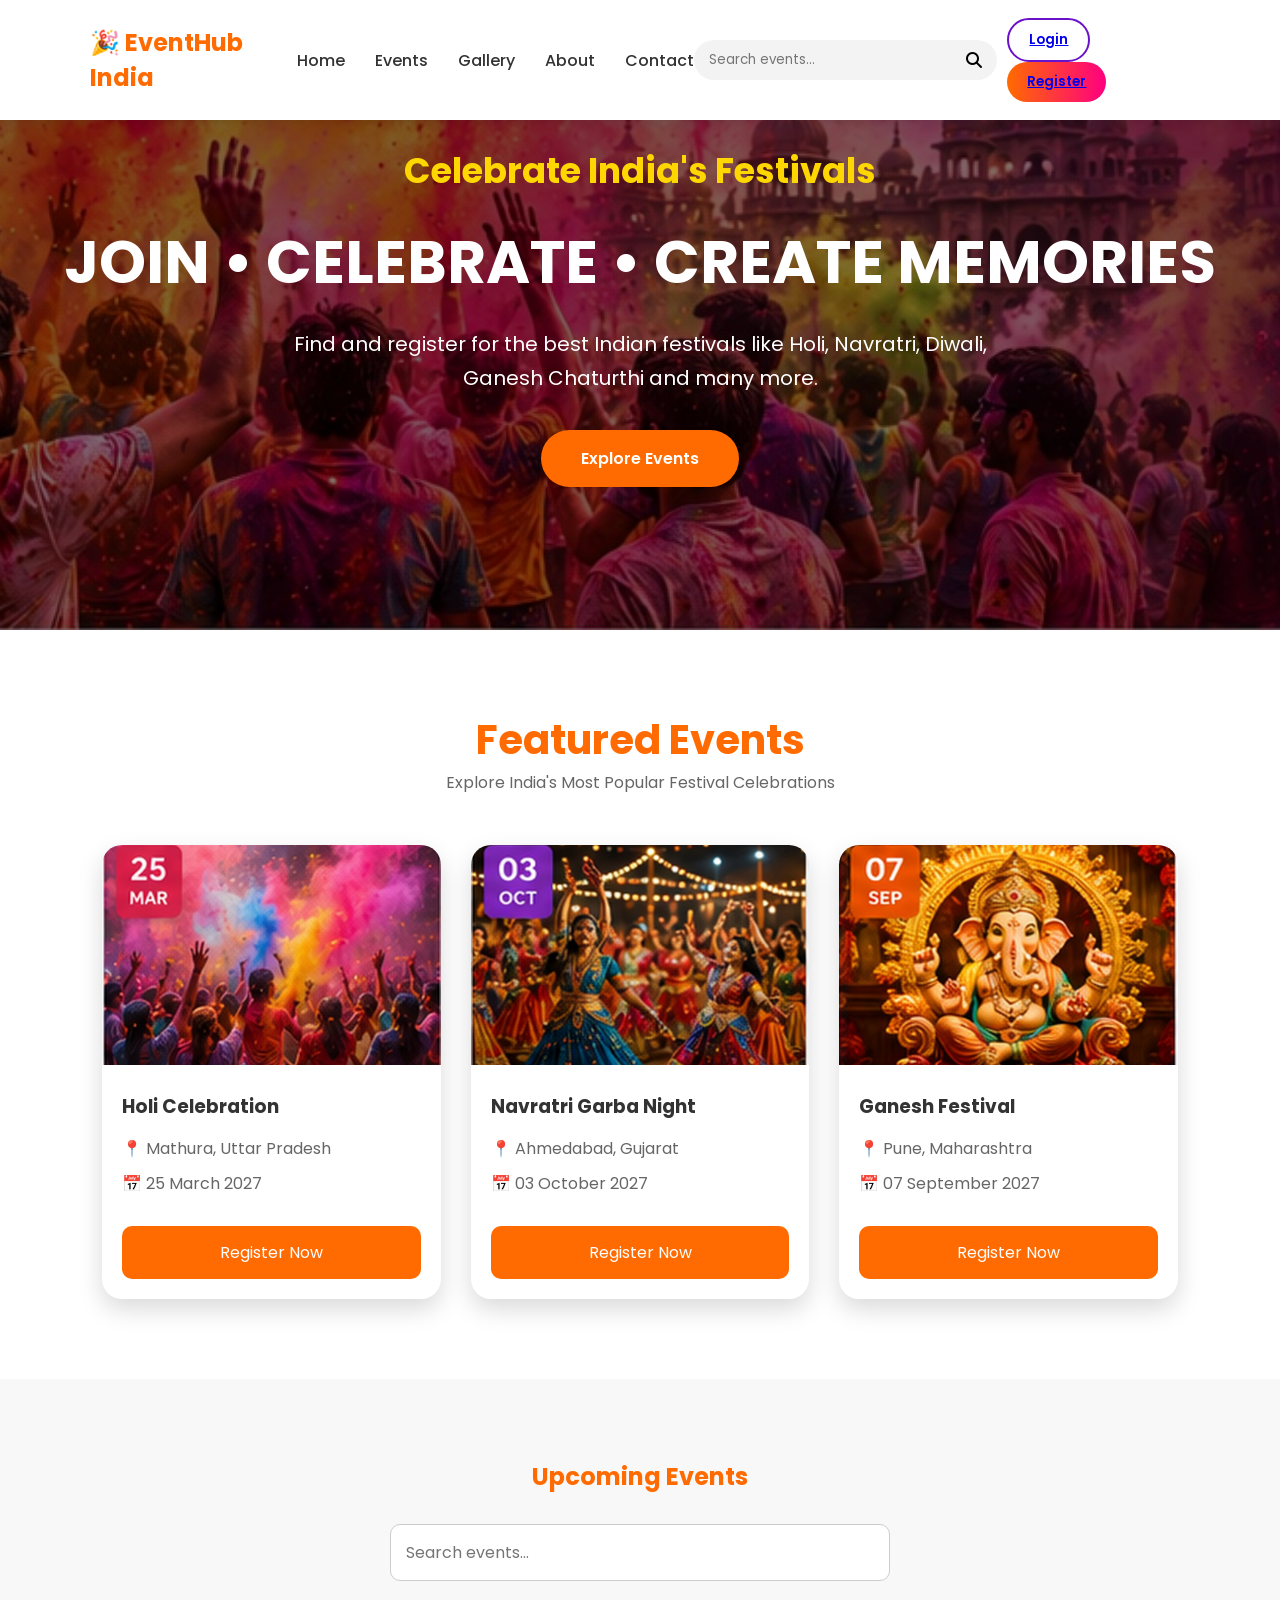
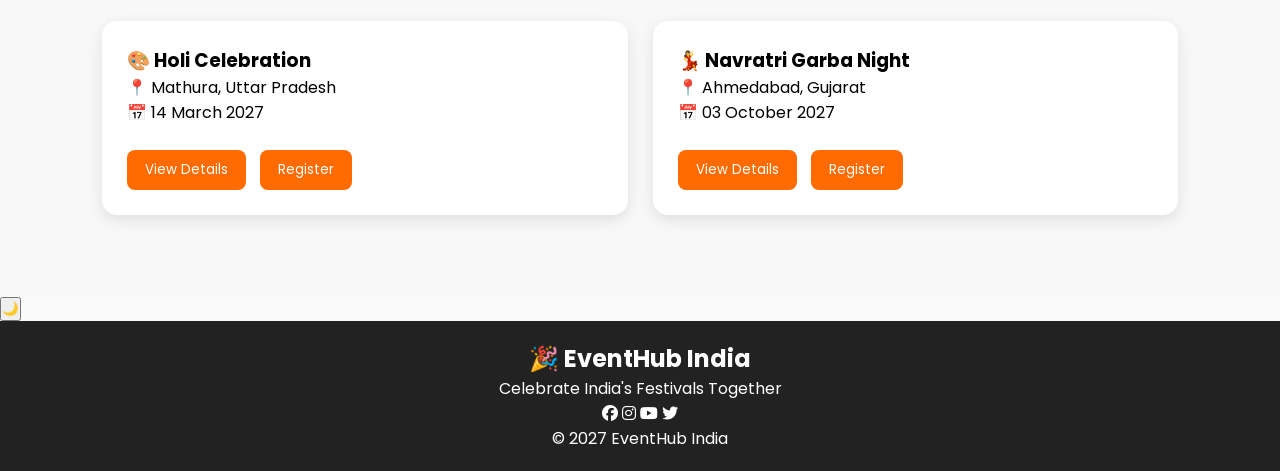
<file: index.html>
<!DOCTYPE html>
<html lang="en">
<head>
    <meta charset="UTF-8">
    <meta name="viewport" content="width=device-width, initial-scale=1.0">
    <title>EventHub India</title>

    <link rel="stylesheet" href="style.css">

    <!-- Font Awesome -->
    <link rel="stylesheet"
    href="https://cdnjs.cloudflare.com/ajax/libs/font-awesome/6.5.2/css/all.min.css">

    <!-- Google Font -->
    <link href="https://fonts.googleapis.com/css2?family=Poppins:wght@300;400;500;600;700&display=swap" rel="stylesheet">
</head>

<body>
     
 
<header>
 
<nav class="navbar">

<div class="logo">
    <h2>🎉 EventHub India</h2>
</div>

<ul class="nav-links">
<li><a href="index.html">Home</a></li>
<li><a href="events.html" class="active">Events</a></li>
<li><a href="gallery.html">Gallery</a></li>
<li><a href="about.html">About</a></li>
<li><a href="contact.html">Contact</a></li>



 
 
 </ul>

<div class="search-box">
<input type="text" placeholder="Search events...">
<i class="fa-solid fa-magnifying-glass"></i>
</div>

<div class="buttons">
<button class="login"><a href="login.html">Login</a></button>
<button class="register"><a href="register.html">Register</a></button>
</div>

<div class="menu-btn">
<i class="fa-solid fa-bars"></i>
</div>

</nav>

</header>

<!-- Hero -->

<section class="details-hero">

<div class="overlay">

<h3>Celebrate India's Festivals</h3>

<h1>JOIN • CELEBRATE • CREATE MEMORIES</h1>

<p>
Find and register for the best Indian festivals like Holi,
Navratri, Diwali, Ganesh Chaturthi and many more.
</p>

<a href="register.html" class="hero-btn">
Explore Events
</a>

</div>

</section>

<section class="featured">

    <h2>Featured Events</h2>
    <p>Explore India's Most Popular Festival Celebrations</p>

    <div class="event-container">

        <div class="card">
            <img src="holi.jpg" alt="Holi">

            <div class="content">
                <h3>Holi Celebration</h3>

                <p>📍 Mathura, Uttar Pradesh</p>

                <p>📅 25 March 2027</p>

                <button>Register Now</button>
            </div>
        </div>

        <div class="card">
            <img src="navratri.jpg" alt="Navratri">

            <div class="content">
                <h3>Navratri Garba Night</h3>

                <p>📍 Ahmedabad, Gujarat</p>

                <p>📅 03 October 2027</p>

                <button>Register Now</button>
            </div>
        </div>

        <div class="card">
            <img src="ganesh.jpg" alt="Ganesh">

            <div class="content">
                <h3>Ganesh Festival</h3>

                <p>📍 Pune, Maharashtra</p>

                <p>📅 07 September 2027</p>

                <button>Register Now</button>
            </div>
        </div>

    </div>

</section>

<section class="upcoming-events">

    <h2>Upcoming Events</h2>

    <input type="text" id="searchInput" placeholder="Search events...">

    <div class="event-list">

        <div class="event-item">
            <h3>🎨 Holi Celebration</h3>
            <p>📍 Mathura, Uttar Pradesh</p>
            <p>📅 14 March 2027</p>

            <div id="holiTimer" class="countdown"></div>

            <button>View Details</button>
            <button>Register</button>
        </div>

        <div class="event-item">
            <h3>💃 Navratri Garba Night</h3>
            <p>📍 Ahmedabad, Gujarat</p>
            <p>📅 03 October 2027</p>

            <div id="navratriTimer" class="countdown"></div>

            <button>View Details</button>
            <button>Register</button>
        </div>

    </div>

</section>
 
<script src="script.js"></script>
<button id="topBtn">
↑
</button>
<button id="darkMode">
🌙
</button>


<footer>

<div class="footer-content">

<h2>🎉 EventHub India</h2>

<p>
Celebrate India's Festivals Together
</p>

<div class="social">

<i class="fab fa-facebook"></i>

<i class="fab fa-instagram"></i>

<i class="fab fa-youtube"></i>

<i class="fab fa-twitter"></i>

</div>

<p>

© 2027 EventHub India

</p>

</div>

</footer>
</body>
</html>
</file>
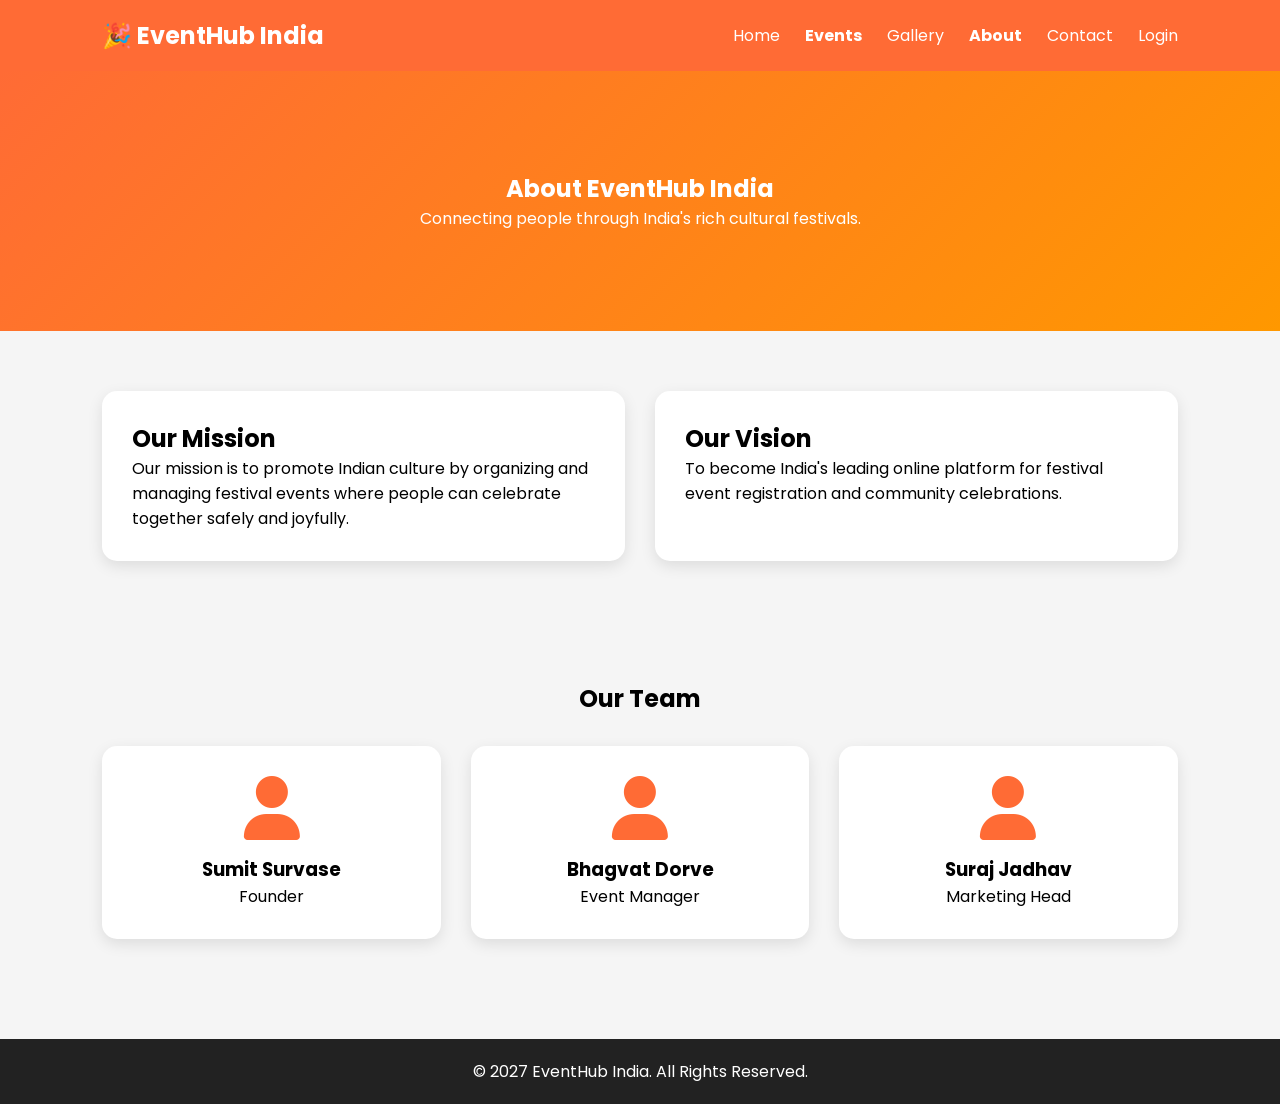
<file: about.html>
<!DOCTYPE html>
<html lang="en">
<head>
<meta charset="UTF-8">
<meta name="viewport" content="width=device-width, initial-scale=1.0">
<title>About | EventHub India</title>

<link rel="stylesheet" href="about.css">
<link href="https://fonts.googleapis.com/css2?family=Poppins:wght@300;400;500;600;700&display=swap" rel="stylesheet">

<link rel="stylesheet"
href="https://cdnjs.cloudflare.com/ajax/libs/font-awesome/6.5.2/css/all.min.css">
</head>

<body>

<header>

<nav class="navbar">

<h2>🎉 EventHub India</h2>

<ul>

<li><a href="index.html">Home</a></li>
<li><a href="events.html" class="active">Events</a></li>
<li><a href="gallery.html">Gallery</a></li>
<li><a href="about.html" class="active">About</a></li>
<li><a href="contact.html">Contact</a></li>
<li><a href="login.html"></a>Login
</li>


</ul>

</nav>

</header>

<section class="about-hero">

<h1>About EventHub India</h1>

<p>Connecting people through India's rich cultural festivals.</p>

</section>

<section class="about">

<div class="box">

<h2>Our Mission</h2>

<p>
Our mission is to promote Indian culture by organizing and managing festival events where people can celebrate together safely and joyfully.
</p>

</div>

<div class="box">

<h2>Our Vision</h2>

<p>
To become India's leading online platform for festival event registration and community celebrations.
</p>

</div>

</section>

<section class="team">

<h2>Our Team</h2>

<div class="team-container">

<div class="member">
<i class="fa-solid fa-user fa-4x"></i>
<h3>Sumit Survase </h3>
<p>Founder</p>
</div>

<div class="member">
<i class="fa-solid fa-user fa-4x"></i>
<h3>Bhagvat Dorve</h3>
<p>Event Manager</p>
</div>

<div class="member">
<i class="fa-solid fa-user fa-4x"></i>
<h3>Suraj Jadhav</h3>
<p>Marketing Head</p>
</div>

</div>

</section>

<footer>

<p>© 2027 EventHub India. All Rights Reserved.</p>

</footer>

</body>
</html>
</file>
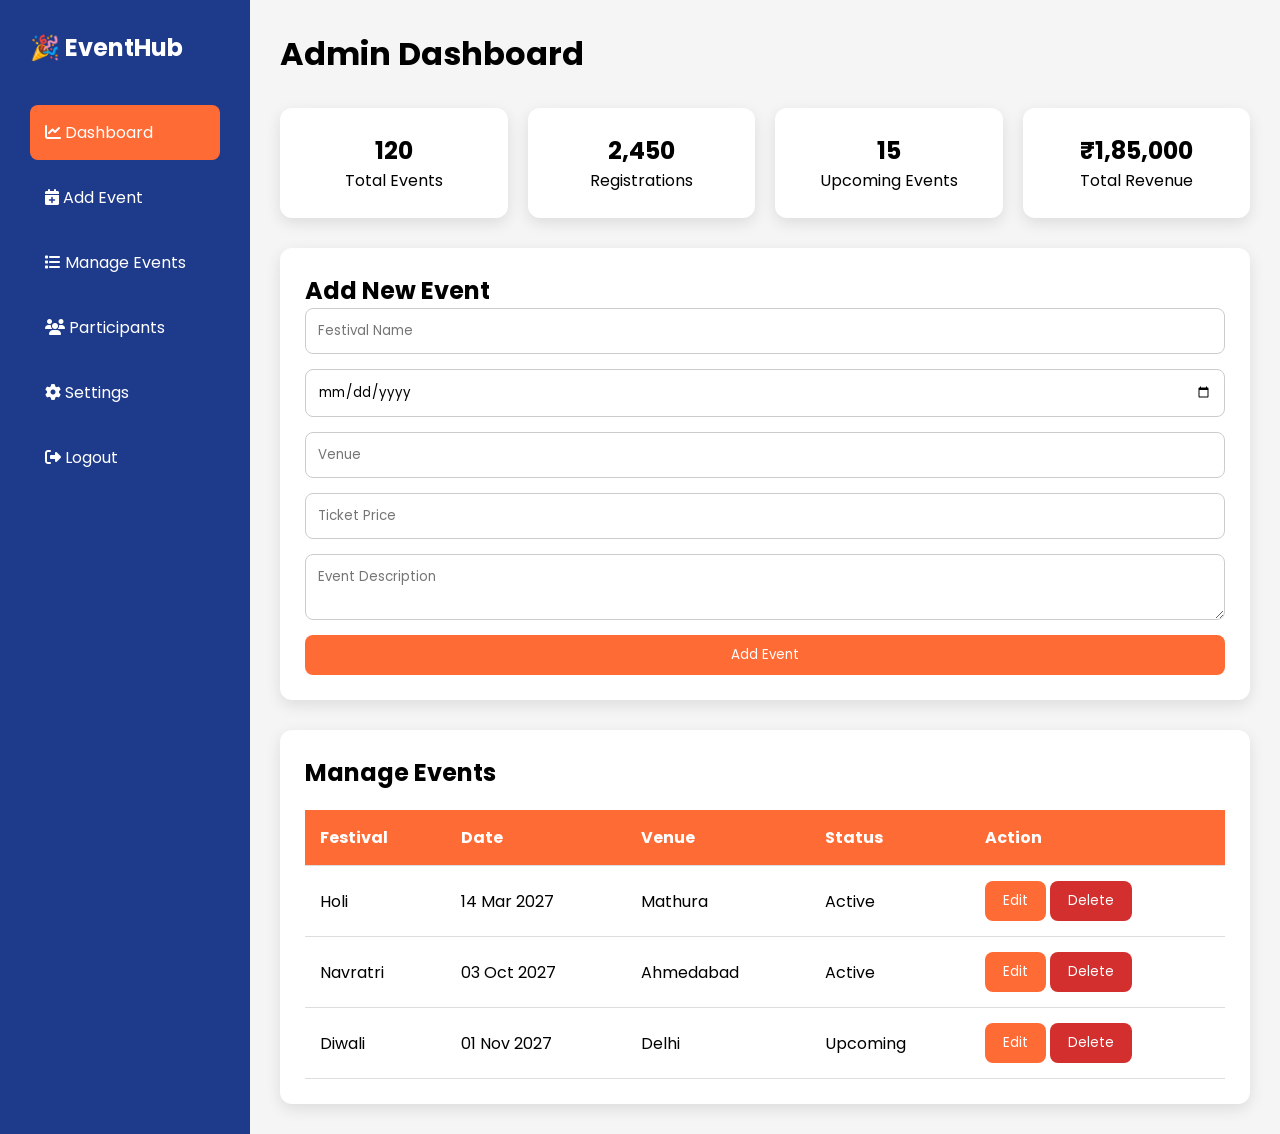
<file: admin.html>
<!DOCTYPE html>
<html lang="en">
<head>
<meta charset="UTF-8">
<meta name="viewport" content="width=device-width, initial-scale=1.0">

<title>Admin Dashboard | EventHub India</title>

<link rel="stylesheet" href="admin.css">

<link href="https://fonts.googleapis.com/css2?family=Poppins:wght@300;400;500;600;700&display=swap" rel="stylesheet">

<link rel="stylesheet"
href="https://cdnjs.cloudflare.com/ajax/libs/font-awesome/6.5.2/css/all.min.css">

</head>

<body>

<div class="container">

<!-- Sidebar -->

<div class="sidebar">

<h2>🎉 EventHub</h2>

<ul>

<li class="active"><i class="fa-solid fa-chart-line"></i> Dashboard</li>

<li><i class="fa-solid fa-calendar-plus"></i> Add Event</li>

<li><i class="fa-solid fa-list"></i> Manage Events</li>

<li><i class="fa-solid fa-users"></i> Participants</li>

<li><i class="fa-solid fa-gear"></i> Settings</li>

<li><i class="fa-solid fa-right-from-bracket"></i> Logout</li>

</ul>

</div>

<!-- Main -->

<div class="main">

<h1>Admin Dashboard</h1>

<!-- Statistics -->

<div class="cards">

<div class="card">

<h2>120</h2>

<p>Total Events</p>

</div>

<div class="card">

<h2>2,450</h2>

<p>Registrations</p>

</div>

<div class="card">

<h2>15</h2>

<p>Upcoming Events</p>

</div>

<div class="card">

<h2>₹1,85,000</h2>

<p>Total Revenue</p>

</div>

</div>

<!-- Add Event -->

<div class="form-section">

<h2>Add New Event</h2>

<form id="eventForm">

<input type="text" placeholder="Festival Name" required>

<input type="date" required>

<input type="text" placeholder="Venue" required>

<input type="number" placeholder="Ticket Price">

<textarea placeholder="Event Description"></textarea>

<button type="submit">Add Event</button>

</form>

</div>

<!-- Event Table -->

<div class="table-section">

<h2>Manage Events</h2>

<table>

<thead>

<tr>

<th>Festival</th>

<th>Date</th>

<th>Venue</th>

<th>Status</th>

<th>Action</th>

</tr>

</thead>

<tbody>

<tr>

<td>Holi</td>

<td>14 Mar 2027</td>

<td>Mathura</td>

<td>Active</td>

<td>

<button>Edit</button>

<button class="delete">Delete</button>

</td>

</tr>

<tr>

<td>Navratri</td>

<td>03 Oct 2027</td>

<td>Ahmedabad</td>

<td>Active</td>

<td>

<button>Edit</button>

<button class="delete">Delete</button>

</td>

</tr>

<tr>

<td>Diwali</td>

<td>01 Nov 2027</td>

<td>Delhi</td>

<td>Upcoming</td>

<td>

<button>Edit</button>

<button class="delete">Delete</button>

</td>

</tr>

</tbody>

</table>

</div>

</div>

</div>

<script src="admin.js"></script>

</body>
</html>
</file>
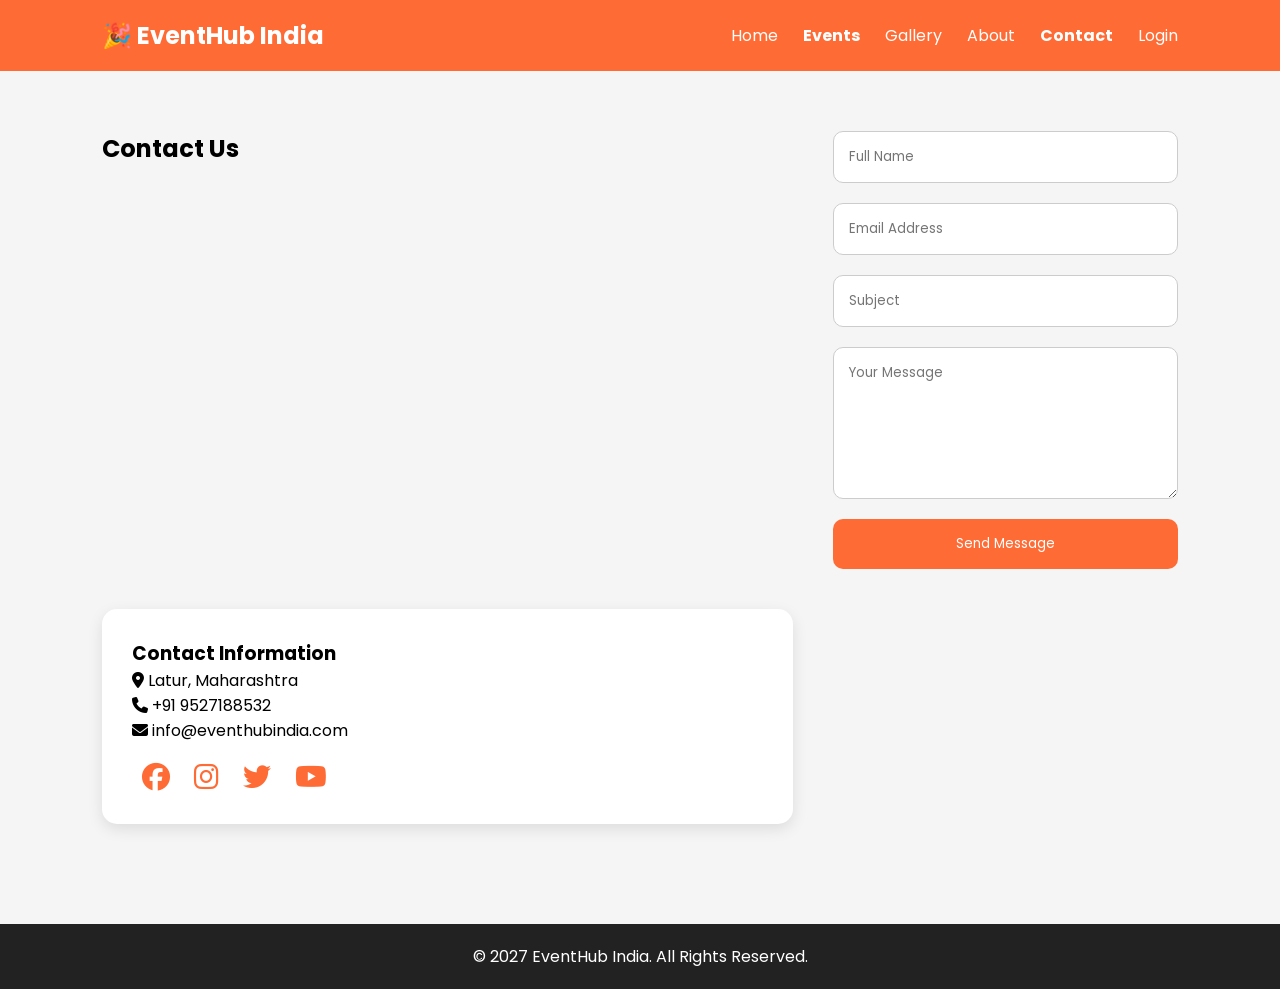
<file: contact.html>
<!DOCTYPE html>
<html lang="en">
<head>

<meta charset="UTF-8">
<meta name="viewport" content="width=device-width, initial-scale=1.0">

<title>Contact | EventHub India</title>

<link rel="stylesheet" href="about.css">

<link href="https://fonts.googleapis.com/css2?family=Poppins:wght@300;400;500;600;700&display=swap" rel="stylesheet">

<link rel="stylesheet"
href="https://cdnjs.cloudflare.com/ajax/libs/font-awesome/6.5.2/css/all.min.css">

</head>

<body>

<header>

<nav class="navbar">

<h2>🎉 EventHub India</h2>

<ul>

<li><a href="index.html">Home</a></li>
<li><a href="events.html" class="active">Events</a></li>
<li><a href="gallery.html">Gallery</a></li>
<li><a href="about.html">About</a></li>
<li><a href="contact.html" class="active">Contact</a></li>
<li><a href="login.html"></a>Login
</li>


</ul>

</nav>

</header>

<section class="contact">

<h1>Contact Us</h1>

<form id="contactForm">

<input type="text" placeholder="Full Name" required>

<input type="email" placeholder="Email Address" required>

<input type="text" placeholder="Subject" required>

<textarea rows="6" placeholder="Your Message" required></textarea>

<button type="submit">Send Message</button>

</form>

<div class="contact-info">

<h3>Contact Information</h3>

<p><i class="fa-solid fa-location-dot"></i> Latur, Maharashtra</p>

<p><i class="fa-solid fa-phone"></i> +91 9527188532</p>

<p><i class="fa-solid fa-envelope"></i> info@eventhubindia.com</p>

<div class="social">

<i class="fab fa-facebook"></i>
<i class="fab fa-instagram"></i>
<i class="fab fa-twitter"></i>
<i class="fab fa-youtube"></i>

</div>

</div>

</section>

<footer>

<p>© 2027 EventHub India. All Rights Reserved.</p>

</footer>

<script>

document.getElementById("contactForm").addEventListener("submit",function(e){

e.preventDefault();

alert("Thank you! Your message has been sent.");

this.reset();

});

</script>

</body>
</html>
</file>
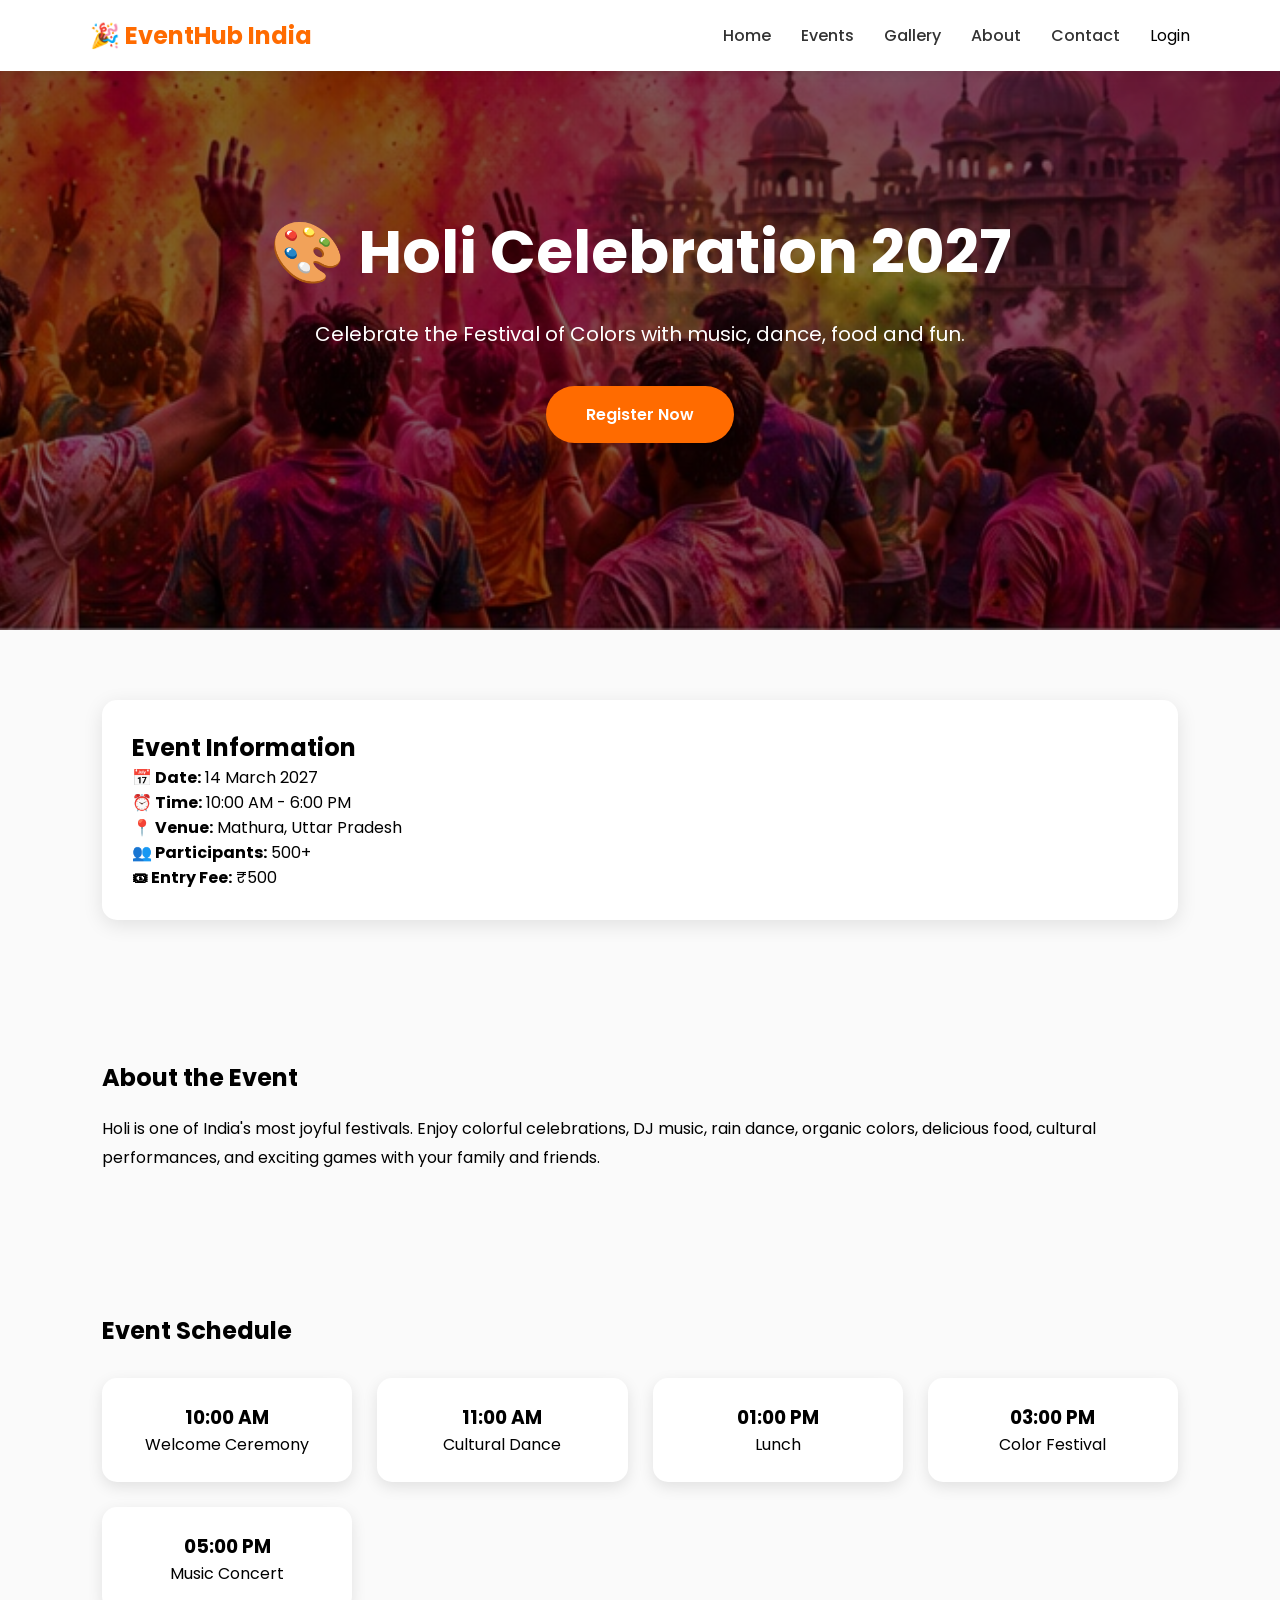
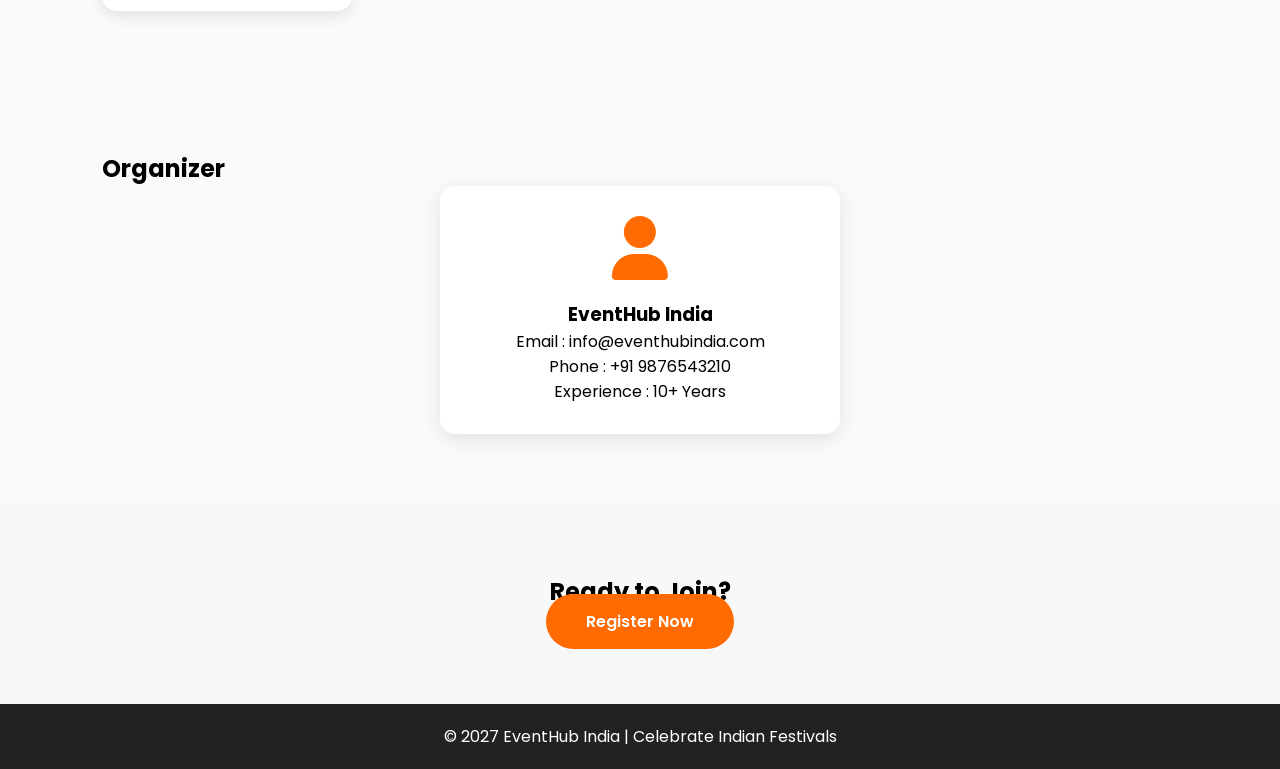
<file: event_details.html>
<!DOCTYPE html>
<html lang="en">
<head>
<meta charset="UTF-8">
<meta name="viewport" content="width=device-width, initial-scale=1.0">

<title>Holi Celebration | EventHub India</title>

<link rel="stylesheet" href="style.css">

<link rel="preconnect" href="https://fonts.googleapis.com">
<link href="https://fonts.googleapis.com/css2?family=Poppins:wght@300;400;500;600;700&display=swap" rel="stylesheet">

<link rel="stylesheet"
href="https://cdnjs.cloudflare.com/ajax/libs/font-awesome/6.5.2/css/all.min.css">

</head>

<body>

<!-- Navbar -->

<header>

<nav class="navbar">

<div class="logo">
<h2>🎉 EventHub India</h2>
</div>

<ul class="nav-links">
<li><a href="index.html">Home</a></li>
<li><a href="events.html" class="active">Events</a></li>
<li><a href="gallery.html">Gallery</a></li>
<li><a href="about.html">About</a></li>
<li><a href="contact.html">Contact</a></li>
<li><a href="login.html"></a>Login
</li>

</ul>

</nav>

</header>

<!-- Hero -->

<section class="details-hero">

<div class="overlay">

<h1>🎨 Holi Celebration 2027</h1>

<p>Celebrate the Festival of Colors with music, dance, food and fun.</p>

<a href="register.html" class="hero-btn">Register Now</a>

</div>

</section>

<!-- Event Info -->

<section class="event-info">

<div class="info-box">

<h2>Event Information</h2>

<p><strong>📅 Date:</strong> 14 March 2027</p>

<p><strong>⏰ Time:</strong> 10:00 AM - 6:00 PM</p>

<p><strong>📍 Venue:</strong> Mathura, Uttar Pradesh</p>

<p><strong>👥 Participants:</strong> 500+</p>

<p><strong>🎟 Entry Fee:</strong> ₹500</p>

</div>

</section>

<!-- About Event -->

<section class="about-event">

<h2>About the Event</h2>

<p>

Holi is one of India's most joyful festivals.

Enjoy colorful celebrations, DJ music, rain dance,

organic colors, delicious food, cultural performances,

and exciting games with your family and friends.

</p>

</section>

<!-- Schedule -->

<section class="schedule">

<h2>Event Schedule</h2>

<div class="timeline">

<div class="time-card">
<h3>10:00 AM</h3>
<p>Welcome Ceremony</p>
</div>

<div class="time-card">
<h3>11:00 AM</h3>
<p>Cultural Dance</p>
</div>

<div class="time-card">
<h3>01:00 PM</h3>
<p>Lunch</p>
</div>

<div class="time-card">
<h3>03:00 PM</h3>
<p>Color Festival</p>
</div>

<div class="time-card">
<h3>05:00 PM</h3>
<p>Music Concert</p>
</div>

</div>

</section>

<!-- Organizer -->

<section class="organizer">

<h2>Organizer</h2>

<div class="organizer-card">

<i class="fa-solid fa-user fa-4x"></i>

<h3>EventHub India</h3>

<p>Email : info@eventhubindia.com</p>

<p>Phone : +91 9876543210</p>

<p>Experience : 10+ Years</p>

</div>

</section>

<!-- Register -->

<section class="register-section">

<h2>Ready to Join?</h2>

<a href="register.html" class="hero-btn">

Register Now

</a>

</section>

<!-- Footer -->

<footer>

<p>

© 2027 EventHub India | Celebrate Indian Festivals

</p>

</footer>

</body>
</html>
</file>
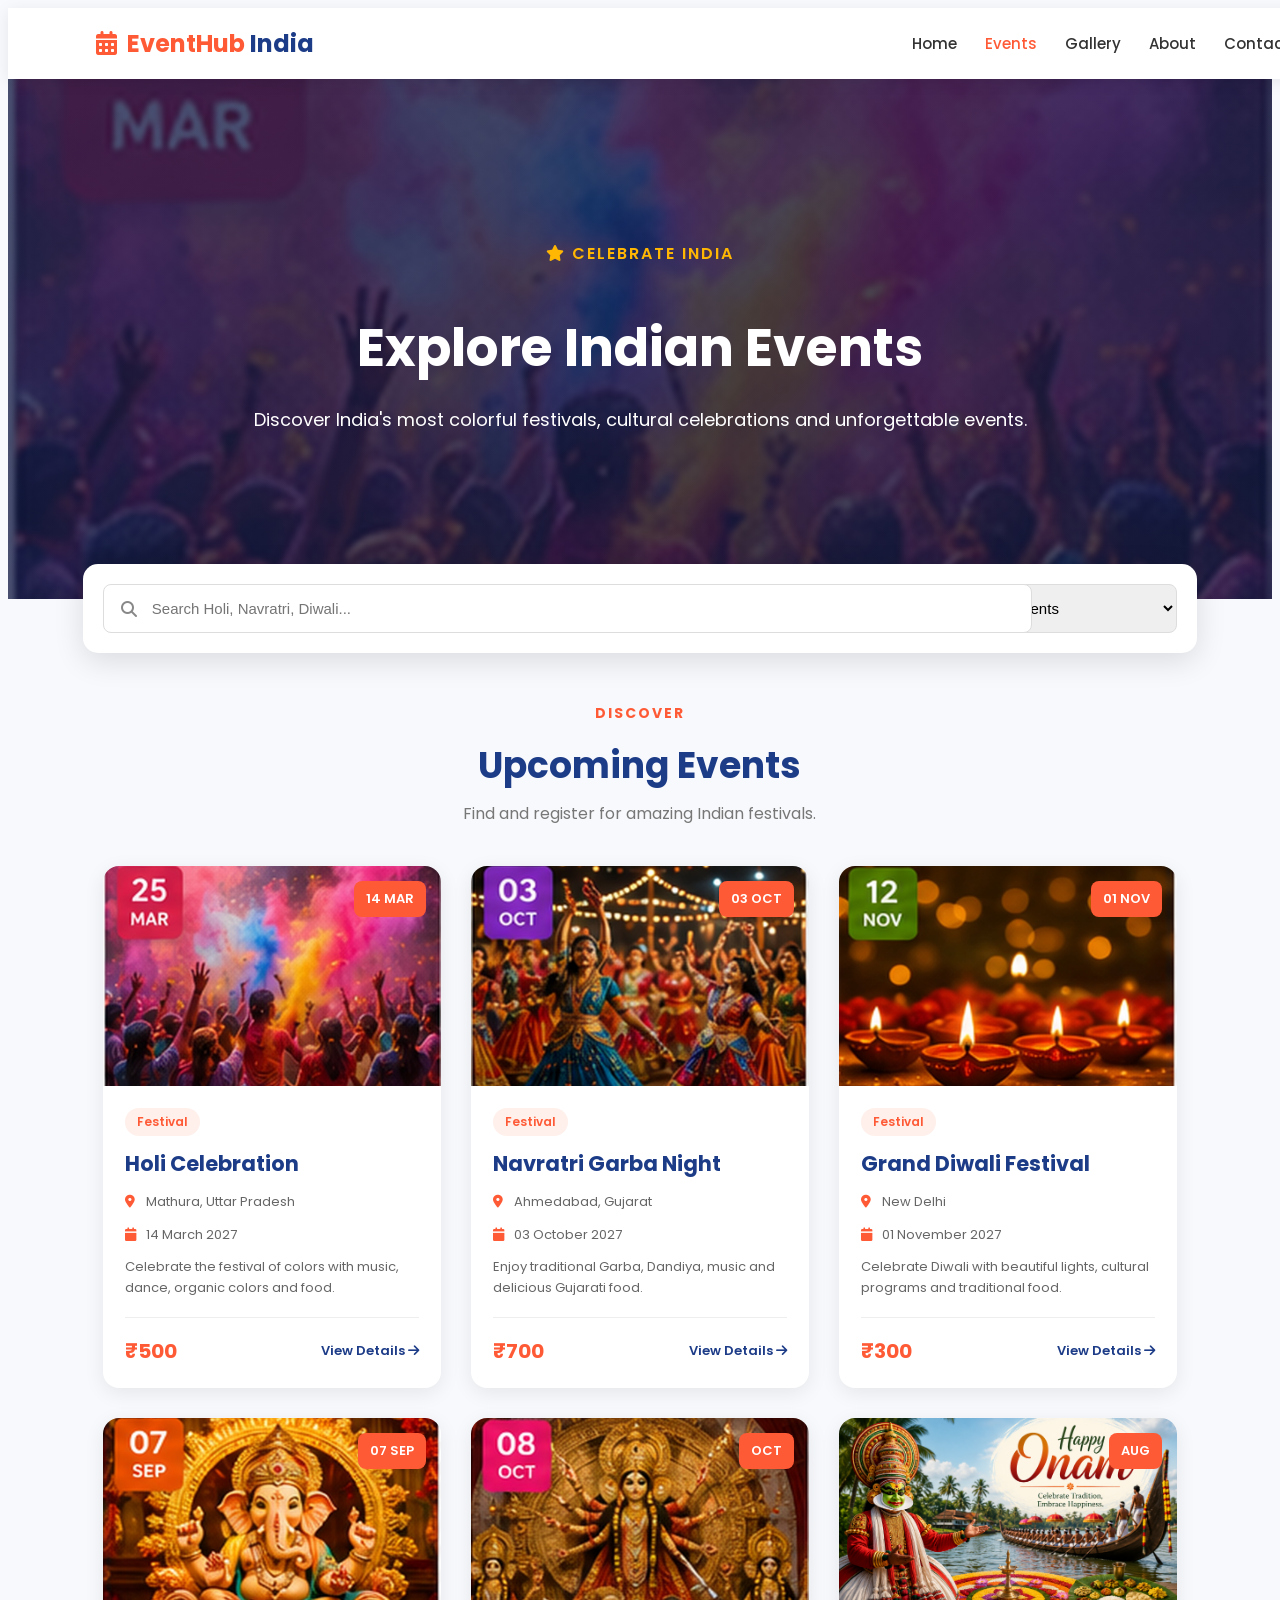
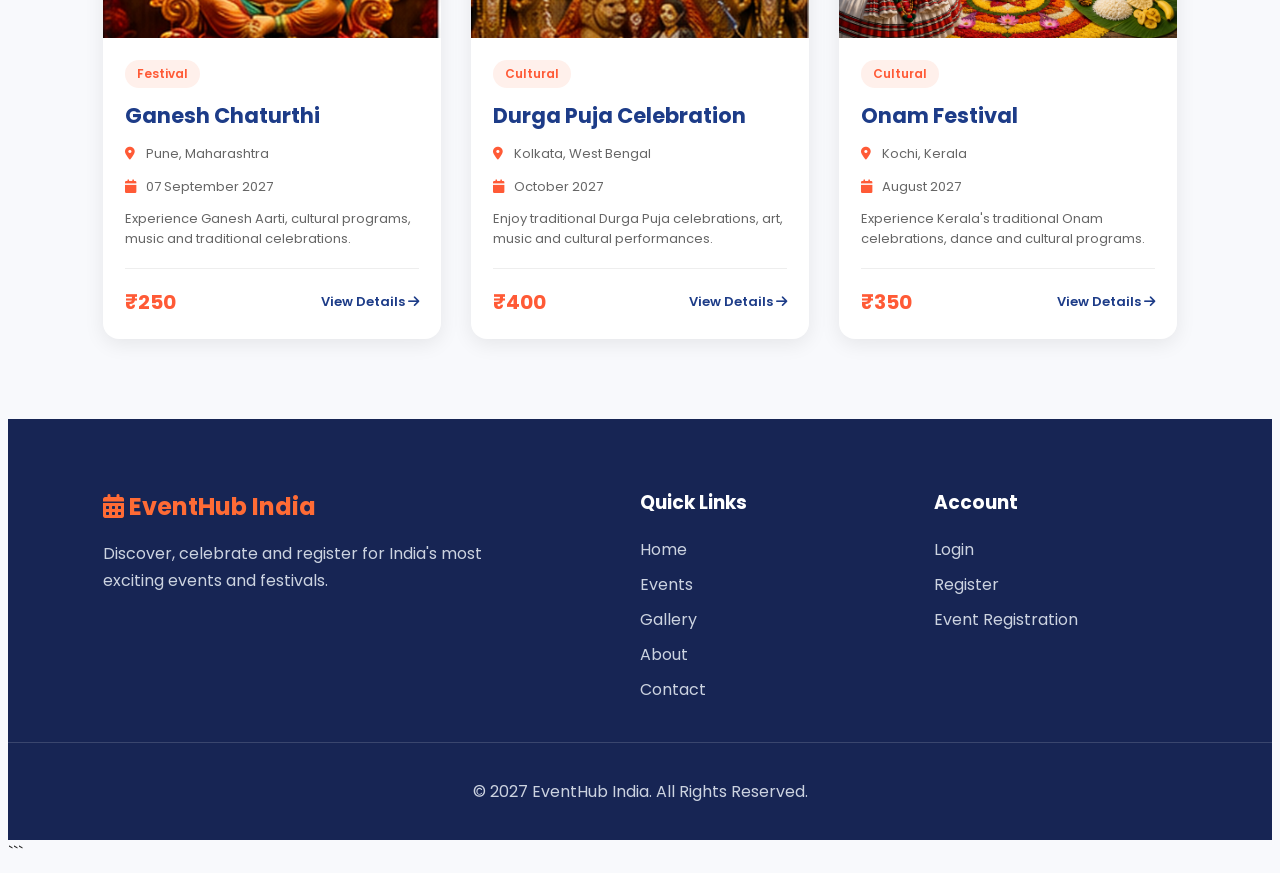
<file: events.html>
<!DOCTYPE html>
<html lang="en">

<head>
    <meta charset="UTF-8">
    <meta name="viewport" content="width=device-width, initial-scale=1.0">

    <title>Events | EventHub India</title>

    <!-- Google Font -->
    <link href="https://fonts.googleapis.com/css2?family=Poppins:wght@300;400;500;600;700;800&display=swap"
        rel="stylesheet">

    <!-- Font Awesome -->
    <link rel="stylesheet"
        href="https://cdnjs.cloudflare.com/ajax/libs/font-awesome/6.6.0/css/all.min.css">

    <!-- CSS -->
    <link rel="stylesheet" href="events.css">
</head>

<body>

    <!-- ================= NAVBAR ================= -->

    <header class="navbar">

        <div class="logo">
            <i class="fa-solid fa-calendar-days"></i>
            EventHub <span>India</span>
        </div>

        <nav>
            <a href="index.html">Home</a>
            <a href="events.html" class="active">Events</a>
            <a href="gallery.html">Gallery</a>
            <a href="about.html">About</a>
            <a href="contact.html">Contact</a>
            <a href="login.html">Login</a>
        </nav>

    </header>


    <!-- ================= HERO ================= -->

    <section class="events-hero">

        <div class="hero-content">

            <p class="small-title">
                <i class="fa-solid fa-star"></i>
                CELEBRATE INDIA
            </p>

            <h1>Explore Indian Events</h1>

            <p>
                Discover India's most colorful festivals,
                cultural celebrations and unforgettable events.
            </p>

        </div>

    </section>


    <!-- ================= SEARCH & FILTER ================= -->

    <section class="event-search">

        <div class="search-box">

            <i class="fa-solid fa-magnifying-glass"></i>

            <input
                type="text"
                id="searchInput"
                placeholder="Search Holi, Navratri, Diwali..."
            >

        </div>

        <select id="categoryFilter">

            <option value="all">All Events</option>
            <option value="festival">Festivals</option>
            <option value="cultural">Cultural Events</option>

        </select>

    </section>


    <!-- ================= EVENTS ================= -->

    <section class="events-section">

        <div class="section-heading">

            <p>DISCOVER</p>

            <h2>Upcoming Events</h2>

            <span>
                Find and register for amazing Indian festivals.
            </span>

        </div>


        <div class="event-grid" id="eventContainer">


            <!-- HOLI -->

            <div class="event-card" data-category="festival">

                <div class="event-image">

                    <img src="images/holi.jpg" alt="Holi Festival">

                    <span class="event-date">
                        14 MAR
                    </span>

                </div>

                <div class="event-content">

                    <span class="tag">
                        Festival
                    </span>

                    <h3>Holi Celebration</h3>

                    <p>
                        <i class="fa-solid fa-location-dot"></i>
                        Mathura, Uttar Pradesh
                    </p>

                    <p>
                        <i class="fa-solid fa-calendar"></i>
                        14 March 2027
                    </p>

                    <p class="description">
                        Celebrate the festival of colors with
                        music, dance, organic colors and food.
                    </p>

                    <div class="event-footer">

                        <strong>₹500</strong>

                        <a href="event-details.html">
                            View Details
                            <i class="fa-solid fa-arrow-right"></i>
                        </a>

                    </div>

                </div>

            </div>


            <!-- NAVRATRI -->

            <div class="event-card" data-category="festival">

                <div class="event-image">

                    <img src="images/navratri.jpg" alt="Navratri Festival">

                    <span class="event-date">
                        03 OCT
                    </span>

                </div>

                <div class="event-content">

                    <span class="tag">
                        Festival
                    </span>

                    <h3>Navratri Garba Night</h3>

                    <p>
                        <i class="fa-solid fa-location-dot"></i>
                        Ahmedabad, Gujarat
                    </p>

                    <p>
                        <i class="fa-solid fa-calendar"></i>
                        03 October 2027
                    </p>

                    <p class="description">
                        Enjoy traditional Garba, Dandiya,
                        music and delicious Gujarati food.
                    </p>

                    <div class="event-footer">

                        <strong>₹700</strong>

                        <a href="event-details.html">
                            View Details
                            <i class="fa-solid fa-arrow-right"></i>
                        </a>

                    </div>

                </div>

            </div>


            <!-- DIWALI -->

            <div class="event-card" data-category="festival">

                <div class="event-image">

                    <img src="images/diwali.jpg" alt="Diwali Festival">

                    <span class="event-date">
                        01 NOV
                    </span>

                </div>

                <div class="event-content">

                    <span class="tag">
                        Festival
                    </span>

                    <h3>Grand Diwali Festival</h3>

                    <p>
                        <i class="fa-solid fa-location-dot"></i>
                        New Delhi
                    </p>

                    <p>
                        <i class="fa-solid fa-calendar"></i>
                        01 November 2027
                    </p>

                    <p class="description">
                        Celebrate Diwali with beautiful lights,
                        cultural programs and traditional food.
                    </p>

                    <div class="event-footer">

                        <strong>₹300</strong>

                        <a href="event-details.html">
                            View Details
                            <i class="fa-solid fa-arrow-right"></i>
                        </a>

                    </div>

                </div>

            </div>


            <!-- GANESH CHATURTHI -->

            <div class="event-card" data-category="festival">

                <div class="event-image">

                    <img src="images/ganesh.jpg"
                         alt="Ganesh Chaturthi">

                    <span class="event-date">
                        07 SEP
                    </span>

                </div>

                <div class="event-content">

                    <span class="tag">
                        Festival
                    </span>

                    <h3>Ganesh Chaturthi</h3>

                    <p>
                        <i class="fa-solid fa-location-dot"></i>
                        Pune, Maharashtra
                    </p>

                    <p>
                        <i class="fa-solid fa-calendar"></i>
                        07 September 2027
                    </p>

                    <p class="description">
                        Experience Ganesh Aarti, cultural programs,
                        music and traditional celebrations.
                    </p>

                    <div class="event-footer">

                        <strong>₹250</strong>

                        <a href="event-details.html">
                            View Details
                            <i class="fa-solid fa-arrow-right"></i>
                        </a>

                    </div>

                </div>

            </div>


            <!-- DURGA PUJA -->

            <div class="event-card" data-category="cultural">

                <div class="event-image">

                    <img src="images/durga.jpg" alt="Durga Puja">

                    <span class="event-date">
                        OCT
                    </span>

                </div>

                <div class="event-content">

                    <span class="tag">
                        Cultural
                    </span>

                    <h3>Durga Puja Celebration</h3>

                    <p>
                        <i class="fa-solid fa-location-dot"></i>
                        Kolkata, West Bengal
                    </p>

                    <p>
                        <i class="fa-solid fa-calendar"></i>
                        October 2027
                    </p>

                    <p class="description">
                        Enjoy traditional Durga Puja celebrations,
                        art, music and cultural performances.
                    </p>

                    <div class="event-footer">

                        <strong>₹400</strong>

                        <a href="event-details.html">
                            View Details
                            <i class="fa-solid fa-arrow-right"></i>
                        </a>

                    </div>

                </div>

            </div>


            <!-- ONAM -->

            <div class="event-card" data-category="cultural">

                <div class="event-image">

                    <img src="images/onam.png" alt="Onam Festival">

                    <span class="event-date">
                        AUG
                    </span>

                </div>

                <div class="event-content">

                    <span class="tag">
                        Cultural
                    </span>

                    <h3>Onam Festival</h3>

                    <p>
                        <i class="fa-solid fa-location-dot"></i>
                        Kochi, Kerala
                    </p>

                    <p>
                        <i class="fa-solid fa-calendar"></i>
                        August 2027
                    </p>

                    <p class="description">
                        Experience Kerala's traditional Onam
                        celebrations, dance and cultural programs.
                    </p>

                    <div class="event-footer">

                        <strong>₹350</strong>

                        <a href="event-details.html">
                            View Details
                            <i class="fa-solid fa-arrow-right"></i>
                        </a>

                    </div>

                </div>

            </div>

        </div>


        <!-- NO RESULTS -->

        <div id="noResults" class="no-results">

            <i class="fa-solid fa-face-frown"></i>

            <h3>No Events Found</h3>

            <p>
                Try searching for another festival.
            </p>

        </div>

    </section>


    <!-- ================= FOOTER ================= -->

    <footer>

        <div class="footer-container">

            <div class="footer-about">

                <h2>
                    <i class="fa-solid fa-calendar-days"></i>
                    EventHub India
                </h2>

                <p>
                    Discover, celebrate and register for
                    India's most exciting events and festivals.
                </p>

            </div>


            <div class="footer-links">

                <h3>Quick Links</h3>

                <a href="index.html">Home</a>
                <a href="events.html">Events</a>
                <a href="gallery.html">Gallery</a>
                <a href="about.html">About</a>
                <a href="contact.html">Contact</a>

            </div>


            <div class="footer-links">

                <h3>Account</h3>

                <a href="login.html">Login</a>
                <a href="signup.html">Register</a>
                <a href="register.html">Event Registration</a>

            </div>

        </div>


        <div class="copyright">

            <p>
                © 2027 EventHub India. All Rights Reserved.
            </p>

        </div>

    </footer>


    <!-- JavaScript -->

    <script src="events.js"></script>

</body>

</html>
```
</file>
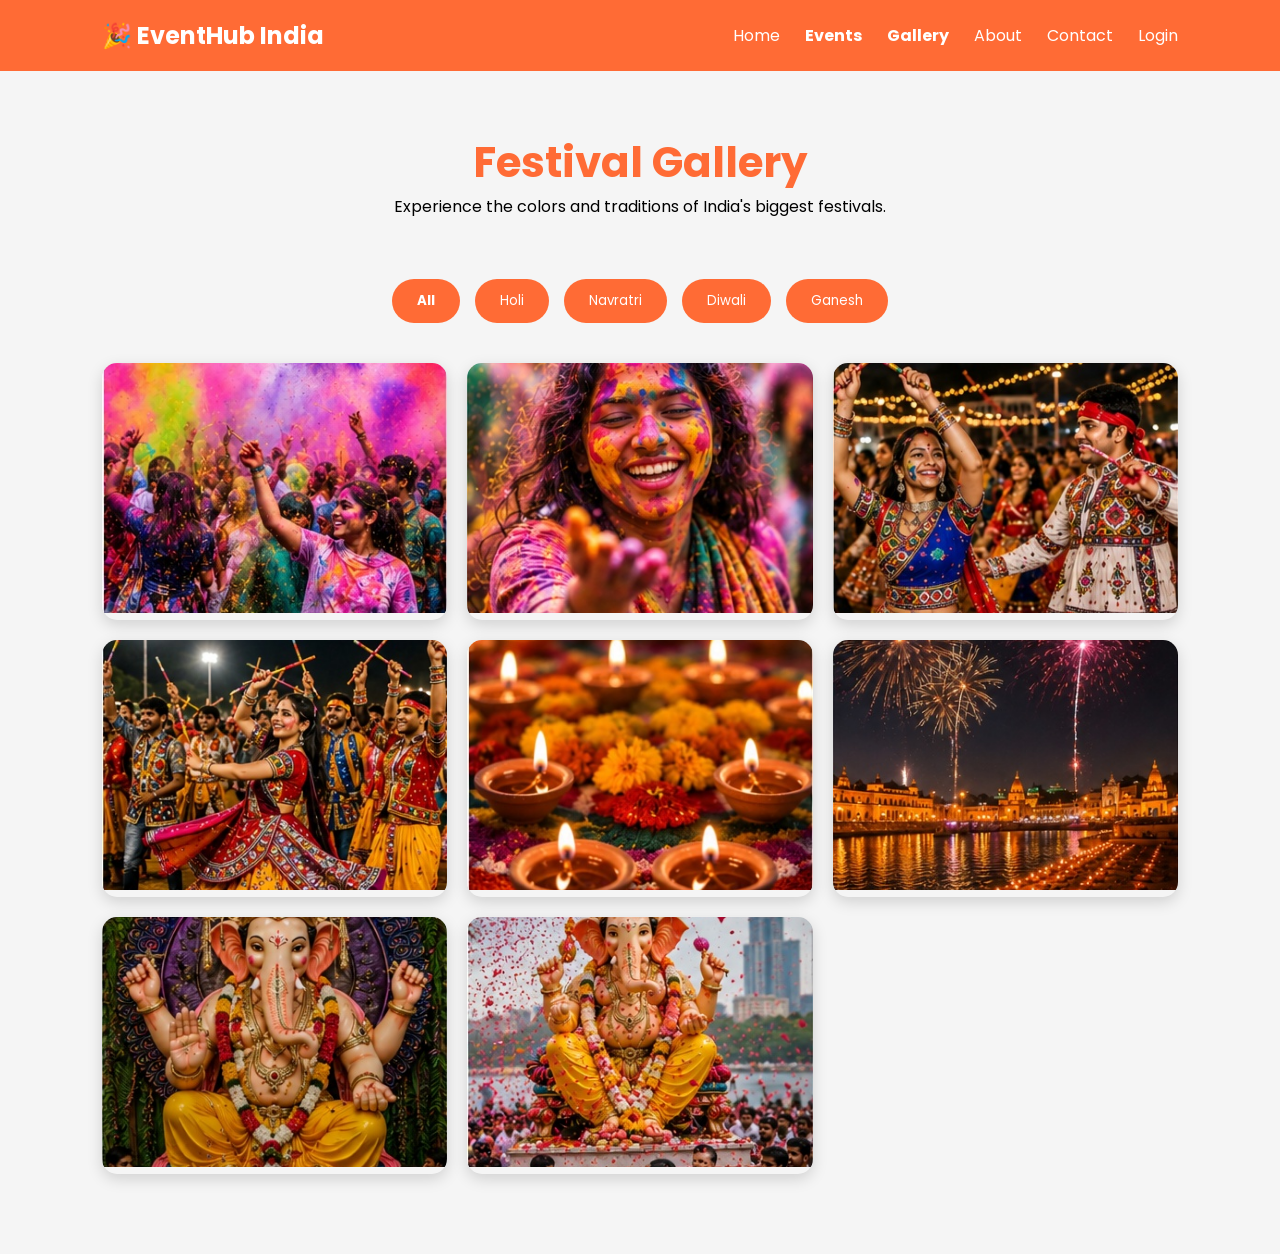
<file: gallery.html>
<!DOCTYPE html>
<html lang="en">
<head>
<meta charset="UTF-8">
<meta name="viewport" content="width=device-width, initial-scale=1.0">

<title>Gallery | EventHub India</title>

<link rel="stylesheet" href="gallery.css">

<link href="https://fonts.googleapis.com/css2?family=Poppins:wght@300;400;500;600;700&display=swap" rel="stylesheet">

<link rel="stylesheet"
href="https://cdnjs.cloudflare.com/ajax/libs/font-awesome/6.5.2/css/all.min.css">
</head>

<body>

<header>

<nav class="navbar">

<h2>🎉 EventHub India</h2>

<ul>

<li><a href="index.html">Home</a></li>
<li><a href="events.html"class="active">Events</a></li>
<li><a href="gallery.html" class="active">Gallery</a></li>
<li><a href="about.html">About</a></li>
<li><a href="contact.html">Contact</a></li>
<li><a href="login.html"></a>Login
</li>


</ul>

</nav>

</header>

<section class="gallery-header">

<h1>Festival Gallery</h1>

<p>Experience the colors and traditions of India's biggest festivals.</p>

</section>

<section class="filter-buttons">

<button class="filter-btn active" data-filter="all">All</button>
<button class="filter-btn" data-filter="holi">Holi</button>
<button class="filter-btn" data-filter="navratri">Navratri</button>
<button class="filter-btn" data-filter="diwali">Diwali</button>
<button class="filter-btn" data-filter="ganesh">Ganesh</button>

</section>

<section class="gallery">

<div class="gallery-item holi">
<img src="images/holi1.jpg" alt="Holi">
</div>

<div class="gallery-item holi">
<img src="images/holi2.jpg" alt="Holi">
</div>

<div class="gallery-item navratri">
<img src="images/navratri1.jpg" alt="Navratri">
</div>

<div class="gallery-item navratri">
<img src="images/navratri2.jpg" alt="Navratri">
</div>

<div class="gallery-item diwali">
<img src="images/diwali1.jpg" alt="Diwali">
</div>

<div class="gallery-item diwali">
<img src="images/diwali2.jpg" alt="Diwali">
</div>

<div class="gallery-item ganesh">
<img src="images/ganesh1.jpg" alt="Ganesh">
</div>

<div class="gallery-item ganesh">
<img src="images/ganesh2.jpg" alt="Ganesh">
</div>

</section>

<div id="lightbox">

<span id="close">&times;</span>

<img id="lightbox-img">

</div>

<script src="gallery.js"></script>

</body>
</html>
</file>
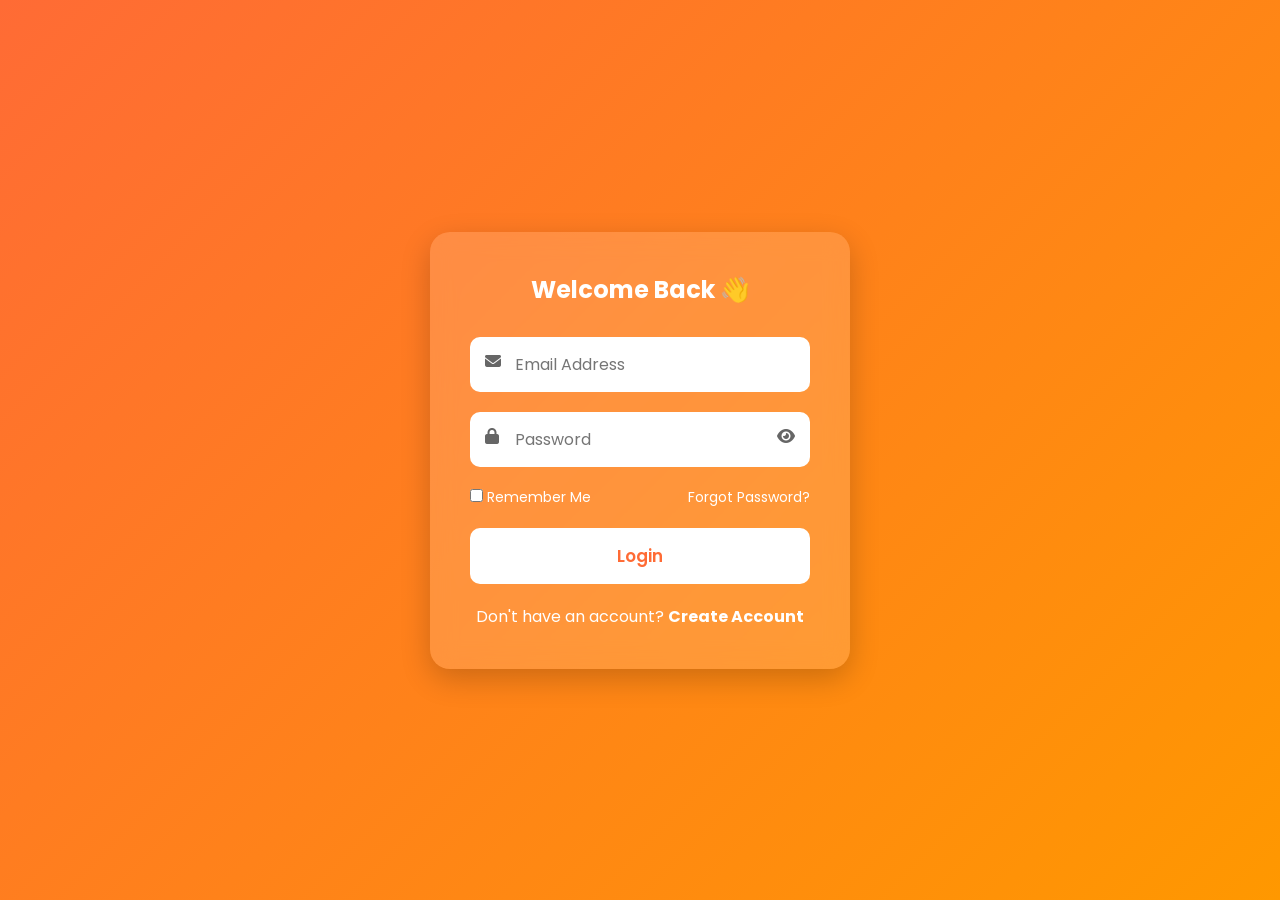
<file: login.html>
<!DOCTYPE html>
<html lang="en">
<head>
<meta charset="UTF-8">
<meta name="viewport" content="width=device-width, initial-scale=1.0">
<title>Login | EventHub India</title>

<link rel="stylesheet" href="auth.css">

<link href="https://fonts.googleapis.com/css2?family=Poppins:wght@300;400;500;600;700&display=swap" rel="stylesheet">

<link rel="stylesheet"
href="https://cdnjs.cloudflare.com/ajax/libs/font-awesome/6.5.2/css/all.min.css">
</head>

<body>

<div class="container">

<div class="form-box">

<h2>Welcome Back 👋</h2>

<form id="loginForm">

<div class="input-box">
<i class="fa-solid fa-envelope"></i>
<input type="email" id="loginEmail" placeholder="Email Address" required>
</div>

<div class="input-box">
<i class="fa-solid fa-lock"></i>
<input type="password" id="loginPassword" placeholder="Password" required>
<i class="fa-solid fa-eye toggle-password"></i>
</div>

<div class="options">
<label>
<input type="checkbox">
Remember Me
</label>

<a href="#">Forgot Password?</a>
</div>

<button type="submit">Login</button>

<p>
Don't have an account?
<a href="signup.html">Create Account</a>
</p>

</form>

</div>

</div>

<script src="auth.js"></script>

</body>
</html>
</file>
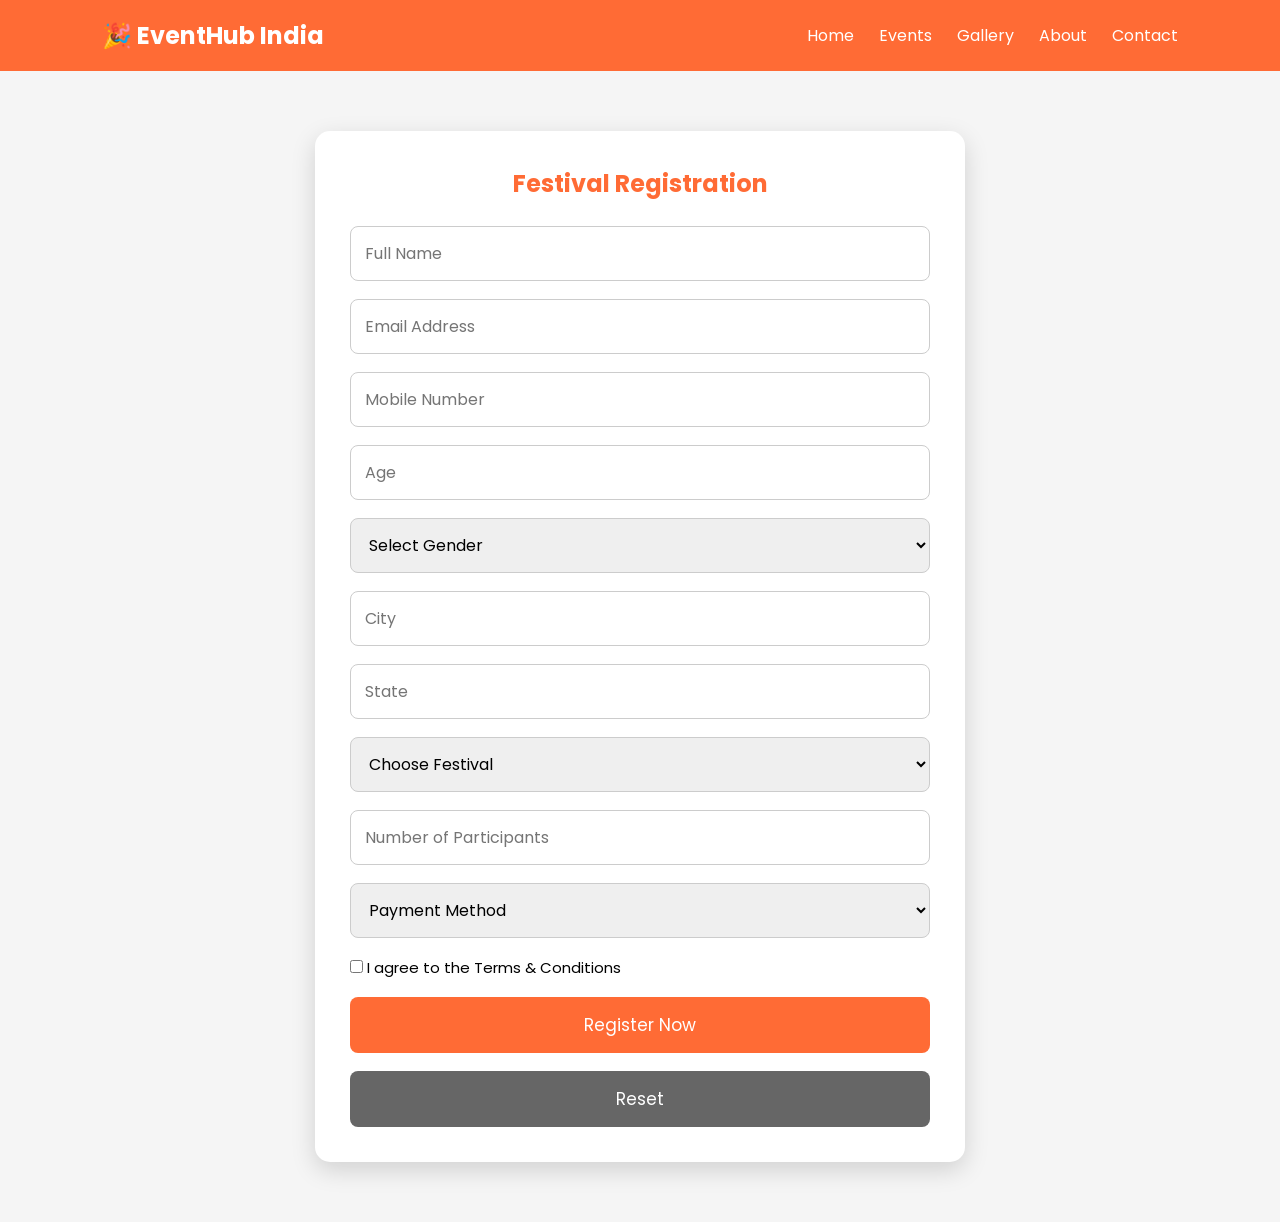
<file: register.html>
<!DOCTYPE html>
<html lang="en">
<head>
<meta charset="UTF-8">
<meta name="viewport" content="width=device-width, initial-scale=1.0">

<title>Register | EventHub India</title>

<link rel="stylesheet" href="register.css">

<link href="https://fonts.googleapis.com/css2?family=Poppins:wght@300;400;500;600;700&display=swap" rel="stylesheet">

<link rel="stylesheet"
href="https://cdnjs.cloudflare.com/ajax/libs/font-awesome/6.5.2/css/all.min.css">
</head>

<body>

<header>
    <nav class="navbar">
        <h2>🎉 EventHub India</h2>

        <ul>
            <li><a href="index.html">Home</a></li>
            <li><a href="events.html" class="active">Events</a></li>
            <li><a href="gallery.html">Gallery</a></li>
            <li><a href="about.html">About</a></li>
            <li><a href="contact.html">Contact</a></li>
        </ul>
    </nav>
</header>

<section class="register-section">

<div class="register-box">

<h1>Festival Registration</h1>

<form id="registerForm">

<input type="text" id="name" placeholder="Full Name">

<input type="email" id="email" placeholder="Email Address">

<input type="tel" id="phone" placeholder="Mobile Number">

<input type="number" id="age" placeholder="Age">

<select id="gender">
<option value="">Select Gender</option>
<option>Male</option>
<option>Female</option>
<option>Other</option>
</select>

<input type="text" id="city" placeholder="City">

<input type="text" id="state" placeholder="State">

<select id="event">
<option value="">Choose Festival</option>
<option>Holi Celebration</option>
<option>Navratri Garba</option>
<option>Diwali Festival</option>
<option>Ganesh Chaturthi</option>
<option>Durga Puja</option>
<option>Onam</option>
<option>Makar Sankranti</option>
</select>

<input type="number" id="participants" placeholder="Number of Participants">

<select id="payment">
<option value="">Payment Method</option>
<option>UPI</option>
<option>Credit Card</option>
<option>Debit Card</option>
<option>Cash</option>
</select>

<label class="check">
<input type="checkbox" id="terms">
I agree to the Terms & Conditions
</label>

<button type="submit">Register Now</button>

<button type="reset" class="reset">Reset</button>

</form>

</div>

</section>

<script src="register.js"></script>

</body>
</html>
</file>
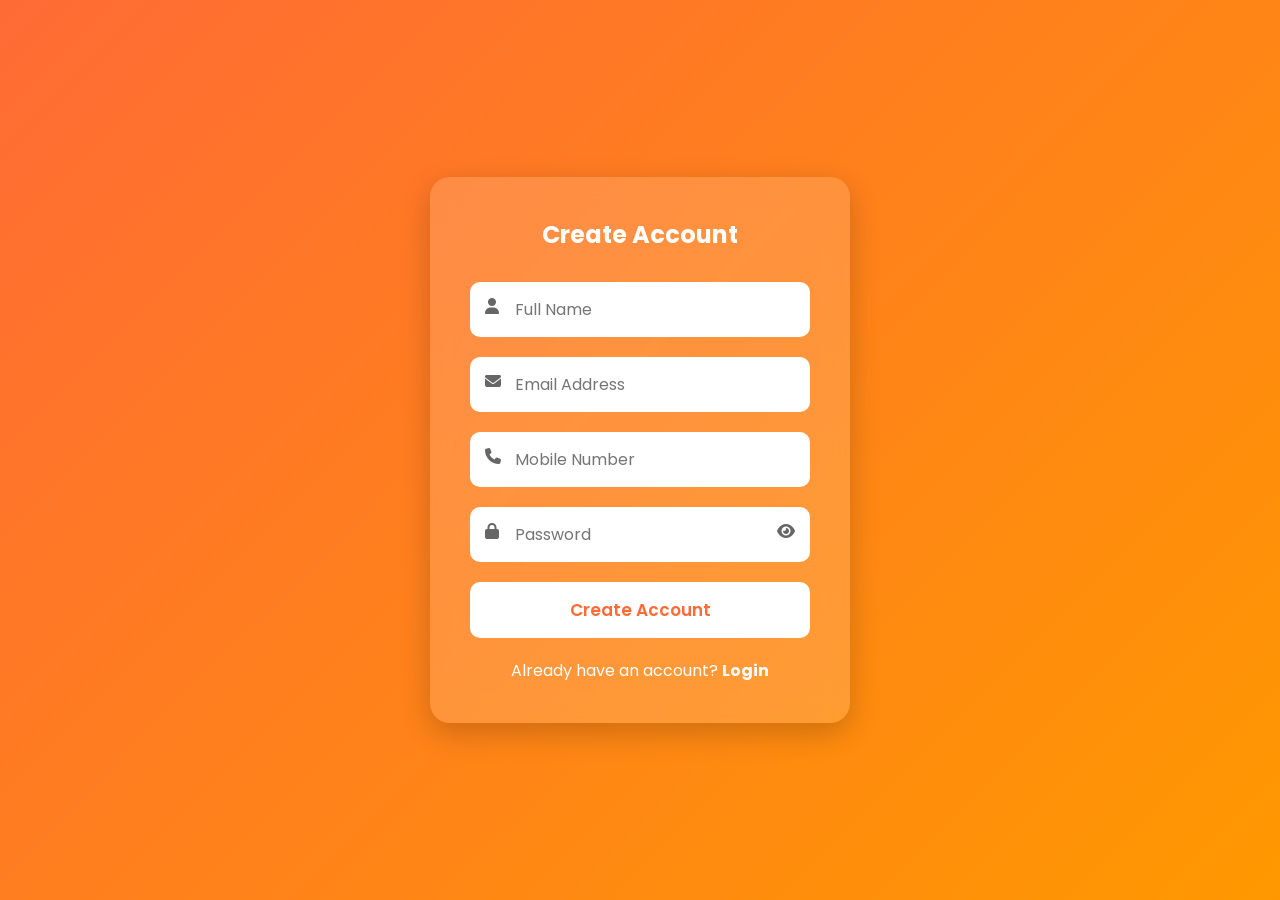
<file: signup.html>
<!DOCTYPE html>
<html lang="en">
<head>

<meta charset="UTF-8">

<meta name="viewport" content="width=device-width, initial-scale=1.0">

<title>Register | EventHub India</title>

<link rel="stylesheet" href="auth.css">

<link href="https://fonts.googleapis.com/css2?family=Poppins:wght@300;400;500;600;700&display=swap" rel="stylesheet">

<link rel="stylesheet"
href="https://cdnjs.cloudflare.com/ajax/libs/font-awesome/6.5.2/css/all.min.css">

</head>

<body>

<div class="container">

<div class="form-box">

<h2>Create Account</h2>

<form id="signupForm">

<div class="input-box">
<i class="fa-solid fa-user"></i>
<input type="text" id="name" placeholder="Full Name" required>
</div>

<div class="input-box">
<i class="fa-solid fa-envelope"></i>
<input type="email" id="email" placeholder="Email Address" required>
</div>

<div class="input-box">
<i class="fa-solid fa-phone"></i>
<input type="text" id="phone" placeholder="Mobile Number" required>
</div>

<div class="input-box">
<i class="fa-solid fa-lock"></i>
<input type="password" id="password" placeholder="Password" required>
<i class="fa-solid fa-eye toggle-password"></i>
</div>

<button type="submit">
Create Account
</button>

<p>

Already have an account?

<a href="login.html">

Login

</a>

</p>

</form>

</div>

</div>

<script src="auth.js"></script>

</body>
</html>
</file>
<file: style.css>
*{
margin:0;
padding:0;
box-sizing:border-box;
font-family:'Poppins',sans-serif;
}

body{
background:#fafafa;
}


#loader{
position:fixed;
top:0;
left:0;
width:100%;
height:100%;
background:white;
display:flex;
justify-content:center;
align-items:center;
z-index:9999;
}

.spinner{
width:60px;
height:60px;
border:6px solid #ddd;
border-top:6px solid #ff6b35;
border-radius:50%;
animation:spin 1s linear infinite;
}

@keyframes spin{

100%{
transform:rotate(360deg);
}

}

#topBtn{

position:fixed;

bottom:30px;

right:30px;

padding:15px;

border:none;

background:#ff6b35;

color:white;

border-radius:50%;

cursor:pointer;

display:none;

}


.navbar{

display:flex;
justify-content:space-between;
align-items:center;

padding:18px 7%;

background:white;

box-shadow:0 2px 10px rgba(0,0,0,.1);

position:fixed;
width:100%;
z-index:1000;

}

.logo h2{

color:#ff6b00;

}

.nav-links{

display:flex;
list-style:none;
gap:30px;

}

.nav-links a{

text-decoration:none;
color:#333;
font-weight:500;

}

.nav-links a:hover{

color:#ff6b00;

}

.search-box{

display:flex;
align-items:center;
background:#f3f3f3;
padding:10px 15px;
border-radius:30px;

}

.search-box input{

border:none;
outline:none;
background:none;

}

.buttons button{

padding:10px 20px;
border:none;
border-radius:30px;
cursor:pointer;
margin-left:10px;
font-weight:600;

}

.login{

background:white;
border:2px solid #6a11cb !important;

}

.register{

background:linear-gradient(90deg,#ff6b00,#ff0080);
color:white;

}

.hero{

height:100vh;

background:url("../images/hero.jpg") center/cover no-repeat;

display:flex;
align-items:center;
justify-content:center;

}

.overlay{

background:rgba(0,0,0,.45);

width:100%;
height:100%;

display:flex;

flex-direction:column;

justify-content:center;
align-items:center;

text-align:center;

padding:20px;

color:white;

}

.overlay h3{

font-size:35px;
color:#ffd700;

}

.overlay h1{

font-size:60px;
margin:20px 0;

}

.overlay p{

max-width:700px;

font-size:20px;

line-height:1.7;

}

.hero-btn{

margin-top:35px;

padding:16px 40px;

background:#ff6b00;

text-decoration:none;

color:white;

border-radius:50px;

font-weight:600;

transition:.4s;

}

.hero-btn:hover{

background:#ff9800;

}

.menu-btn{

display:none;
font-size:28px;
cursor:pointer;

}

@media(max-width:992px){

.nav-links,
.search-box,
.buttons{

display:none;

}

.menu-btn{

display:block;

}

.overlay h1{

font-size:42px;

}

}

.featured{

padding:80px 8%;

background:#fff;

}

.featured h2{

text-align:center;

font-size:40px;

color:#ff6b00;

}

.featured p{

text-align:center;

margin-bottom:50px;

color:#666;

}

.event-container{

display:grid;

grid-template-columns:repeat(auto-fit,minmax(300px,1fr));

gap:30px;

}

.card{

background:white;

border-radius:20px;

overflow:hidden;

box-shadow:0 10px 25px rgba(0,0,0,.15);

transition:.4s;

}

.card:hover{

transform:translateY(-10px);

}

.card img{

width:100%;

height:220px;

object-fit:cover;

}

.content{

padding:20px;

}

.content h3{

margin-bottom:15px;

color:#333;

}

.content p{

text-align:left;

margin:10px 0;

}

.content button{

margin-top:20px;

width:100%;

padding:14px;

background:#ff6b00;

border:none;

color:white;

font-size:16px;

border-radius:10px;

cursor:pointer;

transition:.3s;

}

.content button:hover{

background:#ff9800;

}

.upcoming-events{
    padding:80px 8%;
    background:#f8f8f8;
}

.upcoming-events h2{
    text-align:center;
    color:#ff6b00;
    margin-bottom:30px;
}

#searchInput{
    width:100%;
    max-width:500px;
    display:block;
    margin:0 auto 40px;
    padding:15px;
    border-radius:10px;
    border:1px solid #ccc;
    font-size:16px;
}

.event-list{
    display:grid;
    grid-template-columns:repeat(auto-fit,minmax(300px,1fr));
    gap:25px;
}

.event-item{
    background:#fff;
    padding:25px;
    border-radius:15px;
    box-shadow:0 5px 15px rgba(0,0,0,0.1);
}

.countdown{
    margin:15px 0;
    color:#d32f2f;
    font-weight:bold;
}

.event-item button{
    margin-top:10px;
    margin-right:10px;
    padding:10px 18px;
    border:none;
    border-radius:8px;
    background:#ff6b00;
    color:#fff;
    cursor:pointer;
}
.details-hero{

height:70vh;

background:url("hero-holi.jpg") center/cover;

display:flex;

justify-content:center;

align-items:center;

}

.details-hero .overlay{

background:rgba(0,0,0,.5);

width:100%;

height:100%;

display:flex;

flex-direction:column;

justify-content:center;

align-items:center;

color:#fff;

text-align:center;

}

.event-info,
.about-event,
.schedule,
.organizer,
.register-section{

padding:70px 8%;

}

.info-box{

background:#fff;

padding:30px;

border-radius:15px;

box-shadow:0 5px 20px rgba(0,0,0,.1);

}

.about-event p{

margin-top:20px;

line-height:1.8;

}

.timeline{

display:grid;

grid-template-columns:repeat(auto-fit,minmax(220px,1fr));

gap:25px;

margin-top:30px;

}

.time-card{

background:#fff;

padding:25px;

text-align:center;

border-radius:15px;

box-shadow:0 5px 15px rgba(0,0,0,.1);

transition:.4s;

}

.time-card:hover{

transform:translateY(-8px);

}

.organizer-card{

max-width:400px;

margin:auto;

background:#fff;

padding:30px;

border-radius:15px;

text-align:center;

box-shadow:0 5px 20px rgba(0,0,0,.1);

}

.organizer-card i{

color:#ff6b00;

margin-bottom:20px;

}

.register-section{

text-align:center;

background:#f8f8f8;

}

footer{

background:#222;

color:#fff;

padding:20px;

text-align:center;

}

@media(max-width:768px){

.details-hero h1{

font-size:35px;

}

}

#topBtn{

position:fixed;

bottom:30px;

right:30px;

padding:15px;

border:none;

background:#ff6b35;

color:white;

border-radius:50%;

cursor:pointer;

display:none;

}


.dark{

background:#121212;

color:white;

}

.dark .card,
.dark .box,
.dark .event-item{

background:#1f1f1f;

color:white;

}

html{

scroll-behavior:smooth;

}

button{

transition:.3s;

}

button:hover{

transform:translateY(-4px);

box-shadow:0 10px 20px rgba(0,0,0,.2);

}

.card{

transition:.4s;

}

.card:hover{

transform:translateY(-10px);

}
</file>
<file: about.css>
*{
margin:0;
padding:0;
box-sizing:border-box;
font-family:Poppins,sans-serif;
}

body{
background:#f5f5f5;
}

.navbar{
display:flex;
justify-content:space-between;
align-items:center;
padding:18px 8%;
background:#ff6b35;
color:#fff;
}

.navbar ul{
display:flex;
list-style:none;
gap:25px;
}

.navbar a{
color:white;
text-decoration:none;
}

.active{
font-weight:bold;
}

.about-hero{
background:linear-gradient(135deg,#ff6b35,#ff9800);
color:white;
text-align:center;
padding:100px 20px;
}

.about{
display:grid;
grid-template-columns:repeat(auto-fit,minmax(300px,1fr));
gap:30px;
padding:60px 8%;
}

.box{
background:white;
padding:30px;
border-radius:15px;
box-shadow:0 5px 15px rgba(0,0,0,.1);
}

.team{
padding:60px 8%;
text-align:center;
}

.team-container{
display:grid;
grid-template-columns:repeat(auto-fit,minmax(250px,1fr));
gap:30px;
margin-top:30px;
}

.member{
background:white;
padding:30px;
border-radius:15px;
box-shadow:0 5px 15px rgba(0,0,0,.1);
background-image:;
}

.member i{
color:#ff6b35;
margin-bottom:15px;
}

.contact{
padding:60px 8%;
display:grid;
grid-template-columns:2fr 1fr;
gap:40px;
}

.contact form{
display:flex;
flex-direction:column;
gap:20px;
}

.contact input,
.contact textarea{
padding:15px;
border:1px solid #ccc;
border-radius:10px;
}

.contact button{
padding:15px;
background:#ff6b35;
color:white;
border:none;
border-radius:10px;
cursor:pointer;
}

.contact-info{
background:white;
padding:30px;
border-radius:15px;
box-shadow:0 5px 15px rgba(0,0,0,.1);
}

.social i{
font-size:28px;
margin:20px 10px 0;
color:#ff6b35;
cursor:pointer;
}

footer{
background:#222;
color:white;
text-align:center;
padding:20px;
margin-top:40px;
}

@media(max-width:768px){

.navbar{
flex-direction:column;
gap:15px;
}

.navbar ul{
flex-wrap:wrap;
justify-content:center;
}

.contact{
grid-template-columns:1fr;
}

}
</file>
<file: admin.css>
*{
margin:0;
padding:0;
box-sizing:border-box;
font-family:Poppins,sans-serif;
}

body{
background:#f5f5f5;
}

.container{
display:flex;
min-height:100vh;
}

.sidebar{
width:250px;
background:#1E3A8A;
color:white;
padding:30px;
}

.sidebar h2{
margin-bottom:40px;
}

.sidebar ul{
list-style:none;
}

.sidebar li{
padding:15px;
margin-bottom:10px;
cursor:pointer;
border-radius:8px;
}

.sidebar li:hover,
.sidebar .active{
background:#ff6b35;
}

.main{
flex:1;
padding:30px;
}

.cards{
display:grid;
grid-template-columns:repeat(auto-fit,minmax(200px,1fr));
gap:20px;
margin:30px 0;
}

.card{
background:white;
padding:25px;
border-radius:12px;
text-align:center;
box-shadow:0 5px 15px rgba(0,0,0,.1);
}

.form-section,
.table-section{
background:white;
padding:25px;
border-radius:12px;
margin-top:30px;
box-shadow:0 5px 15px rgba(0,0,0,.1);
}

form{
display:grid;
gap:15px;
}

input,
textarea{
padding:12px;
border:1px solid #ccc;
border-radius:8px;
}

button{
padding:10px 18px;
background:#ff6b35;
color:white;
border:none;
border-radius:8px;
cursor:pointer;
}

.delete{
background:#d32f2f;
}

table{
width:100%;
border-collapse:collapse;
margin-top:20px;
}

th,td{
padding:15px;
border-bottom:1px solid #ddd;
text-align:left;
}

th{
background:#ff6b35;
color:white;
}

@media(max-width:768px){

.container{
flex-direction:column;
}

.sidebar{
width:100%;
}

.cards{
grid-template-columns:1fr;
}

table{
display:block;
overflow-x:auto;
}

}
</file>
<file: events.css>
```css
* {
    margin: 0;
    padding: 0;
    box-sizing: border-box;
}

html {
    scroll-behavior: smooth;
}

body {
    font-family: "Poppins", sans-serif;
    background: #f8f9fc;
    color: #222;
}

/* ================= NAVBAR ================= */

.navbar {
    width: 100%;
    padding: 18px 7%;
    display: flex;
    justify-content: space-between;
    align-items: center;
    background: #ffffff;
    box-shadow: 0 3px 15px rgba(0,0,0,0.08);
    position: sticky;
    top: 0;
    z-index: 1000;
}

.logo {
    font-size: 24px;
    font-weight: 700;
    color: #ff5a36;
}

.logo i {
    margin-right: 5px;
}

.logo span {
    color: #1d3c88;
}

.navbar nav {
    display: flex;
    gap: 28px;
}

.navbar nav a {
    text-decoration: none;
    color: #333;
    font-size: 15px;
    font-weight: 500;
    transition: 0.3s;
}

.navbar nav a:hover,
.navbar nav a.active {
    color: #ff5a36;
}

/* ================= HERO ================= */

.events-hero {
    min-height: 420px;
    display: flex;
    align-items: center;
    justify-content: center;
    text-align: center;
    padding: 50px 20px;
    background:
        linear-gradient(
            rgba(20, 28, 70, 0.78),
            rgba(20, 28, 70, 0.78)
        ),
        url("../images/holi.jpg") center/cover;
}

.hero-content {
    color: white;
    max-width: 800px;
}

.small-title {
    color: #ffb703;
    font-weight: 600;
    letter-spacing: 2px;
    margin-bottom: 15px;
}

.hero-content h1 {
    font-size: 52px;
    margin-bottom: 15px;
}

.hero-content p:last-child {
    font-size: 18px;
    line-height: 1.7;
}

/* ================= SEARCH ================= */

.event-search {
    width: 85%;
    max-width: 1100px;
    margin: -35px auto 50px;
    background: white;
    padding: 20px;
    border-radius: 15px;
    box-shadow: 0 8px 30px rgba(0,0,0,0.12);
    display: flex;
    gap: 15px;
    position: relative;
}

.search-box {
    flex: 1;
    position: relative;
}

.search-box i {
    position: absolute;
    left: 18px;
    top: 17px;
    color: #888;
}

.search-box input {
    width: 100%;
    padding: 15px 20px 15px 48px;
    border: 1px solid #ddd;
    border-radius: 8px;
    outline: none;
    font-size: 15px;
}

.event-search select {
    width: 200px;
    border: 1px solid #ddd;
    border-radius: 8px;
    padding: 10px;
    font-size: 15px;
    outline: none;
}

/* ================= SECTION ================= */

.events-section {
    width: 85%;
    max-width: 1200px;
    margin: auto;
    padding-bottom: 80px;
}

.section-heading {
    text-align: center;
    margin-bottom: 40px;
}

.section-heading p {
    color: #ff5a36;
    font-size: 14px;
    font-weight: 700;
    letter-spacing: 2px;
}

.section-heading h2 {
    font-size: 36px;
    color: #1d3c88;
    margin: 8px 0;
}

.section-heading span {
    color: #777;
}

/* ================= EVENT GRID ================= */

.event-grid {
    display: grid;
    grid-template-columns: repeat(3, 1fr);
    gap: 30px;
}

.event-card {
    background: white;
    border-radius: 16px;
    overflow: hidden;
    box-shadow: 0 5px 20px rgba(0,0,0,0.08);
    transition: 0.3s;
}

.event-card:hover {
    transform: translateY(-8px);
    box-shadow: 0 15px 35px rgba(0,0,0,0.15);
}

/* ================= IMAGE ================= */

.event-image {
    height: 220px;
    position: relative;
    overflow: hidden;
}

.event-image img {
    width: 100%;
    height: 100%;
    object-fit: cover;
    transition: 0.5s;
}

.event-card:hover .event-image img {
    transform: scale(1.08);
}

.event-date {
    position: absolute;
    top: 15px;
    right: 15px;
    background: #ff5a36;
    color: white;
    padding: 8px 12px;
    border-radius: 8px;
    font-size: 13px;
    font-weight: 600;
}

/* ================= CONTENT ================= */

.event-content {
    padding: 22px;
}

.tag {
    display: inline-block;
    background: #fff0eb;
    color: #ff5a36;
    padding: 5px 12px;
    border-radius: 20px;
    font-size: 12px;
    font-weight: 600;
}

.event-content h3 {
    font-size: 21px;
    margin: 12px 0;
    color: #1d3c88;
}

.event-content p {
    font-size: 13px;
    color: #666;
    margin-bottom: 8px;
}

.event-content p i {
    color: #ff5a36;
    width: 18px;
}

.description {
    line-height: 1.6;
    margin-top: 12px;
}

/* ================= FOOTER ================= */

.event-footer {
    border-top: 1px solid #eee;
    margin-top: 18px;
    padding-top: 18px;
    display: flex;
    justify-content: space-between;
    align-items: center;
}

.event-footer strong {
    color: #ff5a36;
    font-size: 20px;
}

.event-footer a {
    text-decoration: none;
    color: #1d3c88;
    font-size: 13px;
    font-weight: 600;
}

.event-footer a:hover {
    color: #ff5a36;
}

/* ================= NO RESULTS ================= */

.no-results {
    display: none;
    text-align: center;
    padding: 60px;
}

.no-results i {
    font-size: 50px;
    color: #ff5a36;
}

.no-results h3 {
    margin: 15px 0 5px;
}

/* ================= FOOTER ================= */

footer {
    background: #172554;
    color: white;
    padding-top: 50px;
}

.footer-container {
    width: 85%;
    max-width: 1200px;
    margin: auto;
    display: grid;
    grid-template-columns: 2fr 1fr 1fr;
    gap: 50px;
    padding-bottom: 40px;
}

.footer-about h2 {
    color: #ff6b35;
    margin-bottom: 15px;
}

.footer-about p {
    color: #ccd3e0;
    max-width: 400px;
    line-height: 1.7;
}

.footer-links {
    display: flex;
    flex-direction: column;
    gap: 10px;
}

.footer-links h3 {
    margin-bottom: 10px;
}

.footer-links a {
    color: #ccd3e0;
    text-decoration: none;
}

.footer-links a:hover {
    color: #ff6b35;
}

.copyright {
    text-align: center;
    border-top: 1px solid rgba(255,255,255,0.15);
    padding: 20px;
    color: #ccd3e0;
}

/* ================= RESPONSIVE ================= */

@media (max-width: 992px) {

    .event-grid {
        grid-template-columns: repeat(2, 1fr);
    }

    .hero-content h1 {
        font-size: 42px;
    }

    .navbar {
        padding: 18px 4%;
    }
}

@media (max-width: 768px) {

    .navbar {
        flex-direction: column;
        gap: 15px;
    }

    .navbar nav {
        gap: 15px;
        flex-wrap: wrap;
        justify-content: center;
    }

    .event-search {
        flex-direction: column;
        width: 90%;
    }

    .event-search select {
        width: 100%;
    }

    .event-grid {
        grid-template-columns: 1fr;
    }

    .events-section {
        width: 90%;
    }

    .footer-container {
        grid-template-columns: 1fr;
        text-align: center;
    }

    .footer-about p {
        margin: auto;
    }
}

@media (max-width: 480px) {

    .hero-content h1 {
        font-size: 32px;
    }

    .hero-content p:last-child {
        font-size: 15px;
    }

    .section-heading h2 {
        font-size: 28px;
    }

    .navbar nav a {
        font-size: 13px;
    }
}
```
</file>
<file: gallery.css>
*{
margin:0;
padding:0;
box-sizing:border-box;
font-family:Poppins,sans-serif;
}

body{
background:#f5f5f5;
}

.navbar{
display:flex;
justify-content:space-between;
align-items:center;
padding:18px 8%;
background:#ff6b35;
color:white;
}

.navbar ul{
display:flex;
list-style:none;
gap:25px;
}

.navbar a{
color:white;
text-decoration:none;
}

.active{
font-weight:bold;
}

.gallery-header{
text-align:center;
padding:60px 20px;
}

.gallery-header h1{
font-size:42px;
color:#ff6b35;
}

.filter-buttons{
display:flex;
justify-content:center;
gap:15px;
flex-wrap:wrap;
margin-bottom:40px;
}

.filter-btn{
padding:12px 25px;
border:none;
background:#ff6b35;
color:white;
border-radius:30px;
cursor:pointer;
}

.gallery{
display:grid;
grid-template-columns:repeat(auto-fit,minmax(280px,1fr));
gap:20px;
padding:0 8% 80px;
}

.gallery-item{
overflow:hidden;
border-radius:15px;
box-shadow:0 5px 15px rgba(0,0,0,.15);
cursor:pointer;
}

.gallery img{
width:100%;
height:250px;
object-fit:cover;
transition:.4s;
}

.gallery img:hover{
transform:scale(1.1);
}

#lightbox{
position:fixed;
top:0;
left:0;
width:100%;
height:100%;
background:rgba(0,0,0,.9);
display:none;
justify-content:center;
align-items:center;
z-index:999;
}

#lightbox img{
max-width:90%;
max-height:90%;
border-radius:10px;
}

#close{
position:absolute;
top:20px;
right:35px;
font-size:40px;
color:white;
cursor:pointer;
}

@media(max-width:768px){

.navbar{
flex-direction:column;
gap:15px;
}

.navbar ul{
flex-wrap:wrap;
justify-content:center;
}

.gallery-header h1{
font-size:32px;
}

}
</file>
<file: auth.css>
*{
margin:0;
padding:0;
box-sizing:border-box;
font-family:Poppins,sans-serif;
}

body{
display:flex;
justify-content:center;
align-items:center;
min-height:100vh;
background:linear-gradient(135deg,#ff6b35,#ff9800);
}

.container{
width:100%;
padding:20px;
display:flex;
justify-content:center;
}

.form-box{
background:rgba(255,255,255,.15);
backdrop-filter:blur(12px);
padding:40px;
width:420px;
border-radius:20px;
color:white;
box-shadow:0 10px 30px rgba(0,0,0,.2);
}

.form-box h2{
text-align:center;
margin-bottom:30px;
}

.input-box{
position:relative;
margin-bottom:20px;
}

.input-box input{
width:100%;
padding:15px 45px;
border:none;
border-radius:10px;
outline:none;
font-size:16px;
}

.input-box i:first-child{
position:absolute;
left:15px;
top:16px;
color:#666;
}

.toggle-password{
position:absolute;
right:15px;
top:16px;
color:#666;
cursor:pointer;
}

.options{
display:flex;
justify-content:space-between;
margin-bottom:20px;
font-size:14px;
}

.options a{
color:white;
text-decoration:none;
}

button{
width:100%;
padding:15px;
background:white;
color:#ff6b35;
font-size:17px;
font-weight:600;
border:none;
border-radius:10px;
cursor:pointer;
}

button:hover{
background:#f5f5f5;
}

p{
margin-top:20px;
text-align:center;
}

p a{
color:white;
font-weight:bold;
text-decoration:none;
}

@media(max-width:500px){

.form-box{
width:100%;
padding:25px;
}

.options{
flex-direction:column;
gap:10px;
}

}
</file>
<file: register.css>
*{
margin:0;
padding:0;
box-sizing:border-box;
font-family:Poppins,sans-serif;
}

body{
background:#f5f5f5;
}

.navbar{
background:#ff6b35;
color:#fff;
display:flex;
justify-content:space-between;
align-items:center;
padding:18px 8%;
}

.navbar ul{
display:flex;
list-style:none;
gap:25px;
}

.navbar a{
color:#fff;
text-decoration:none;
}

.register-section{
padding:60px 20px;
display:flex;
justify-content:center;
}

.register-box{
background:#fff;
width:100%;
max-width:650px;
padding:35px;
border-radius:15px;
box-shadow:0 8px 25px rgba(0,0,0,.15);
}

.register-box h1{
text-align:center;
margin-bottom:25px;
color:#ff6b35;
}

form{
display:flex;
flex-direction:column;
gap:18px;
}

input,
select{
padding:14px;
border:1px solid #ccc;
border-radius:8px;
font-size:16px;
}

button{
padding:15px;
border:none;
border-radius:8px;
font-size:17px;
cursor:pointer;
background:#ff6b35;
color:white;
}

.reset{
background:#666;
}

.check{
font-size:15px;
}

@media(max-width:768px){

.navbar{
flex-direction:column;
gap:15px;
}

.navbar ul{
flex-wrap:wrap;
justify-content:center;
}

.register-box{
padding:20px;
}

}
</file>
